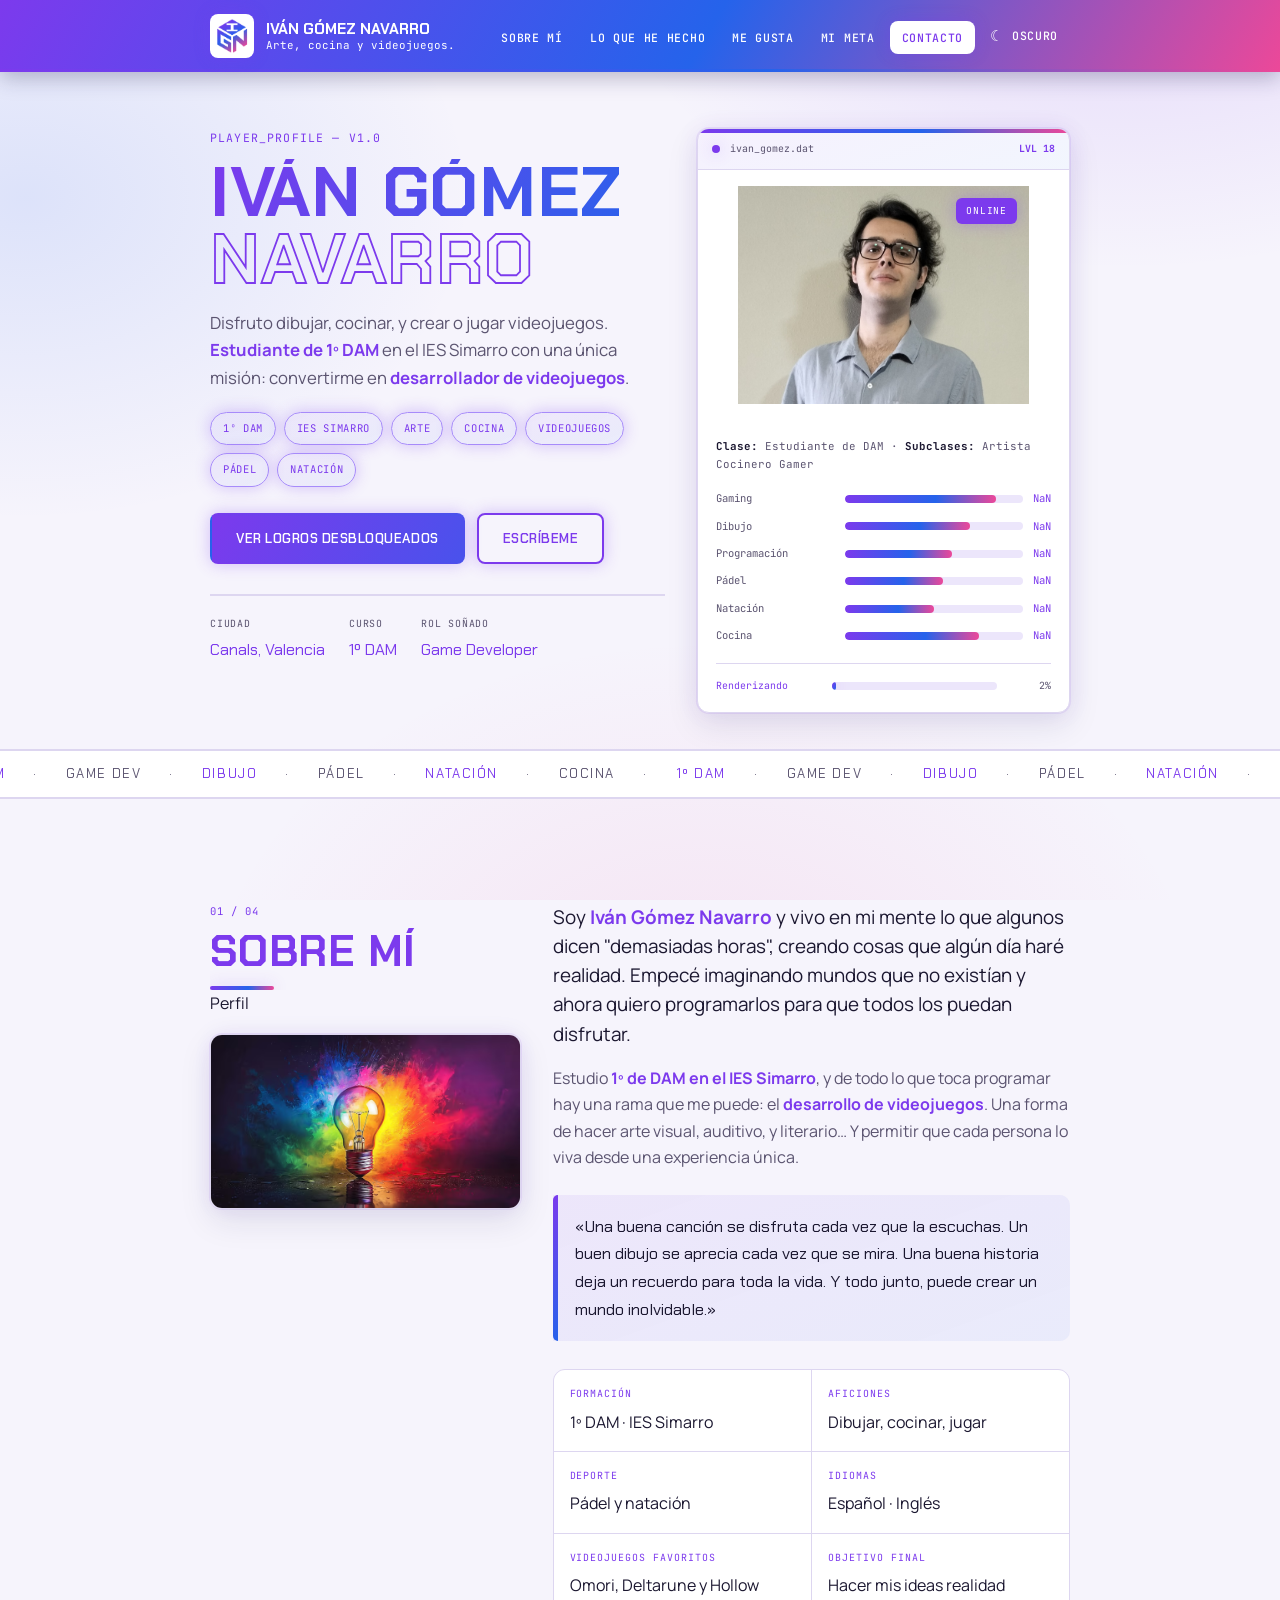
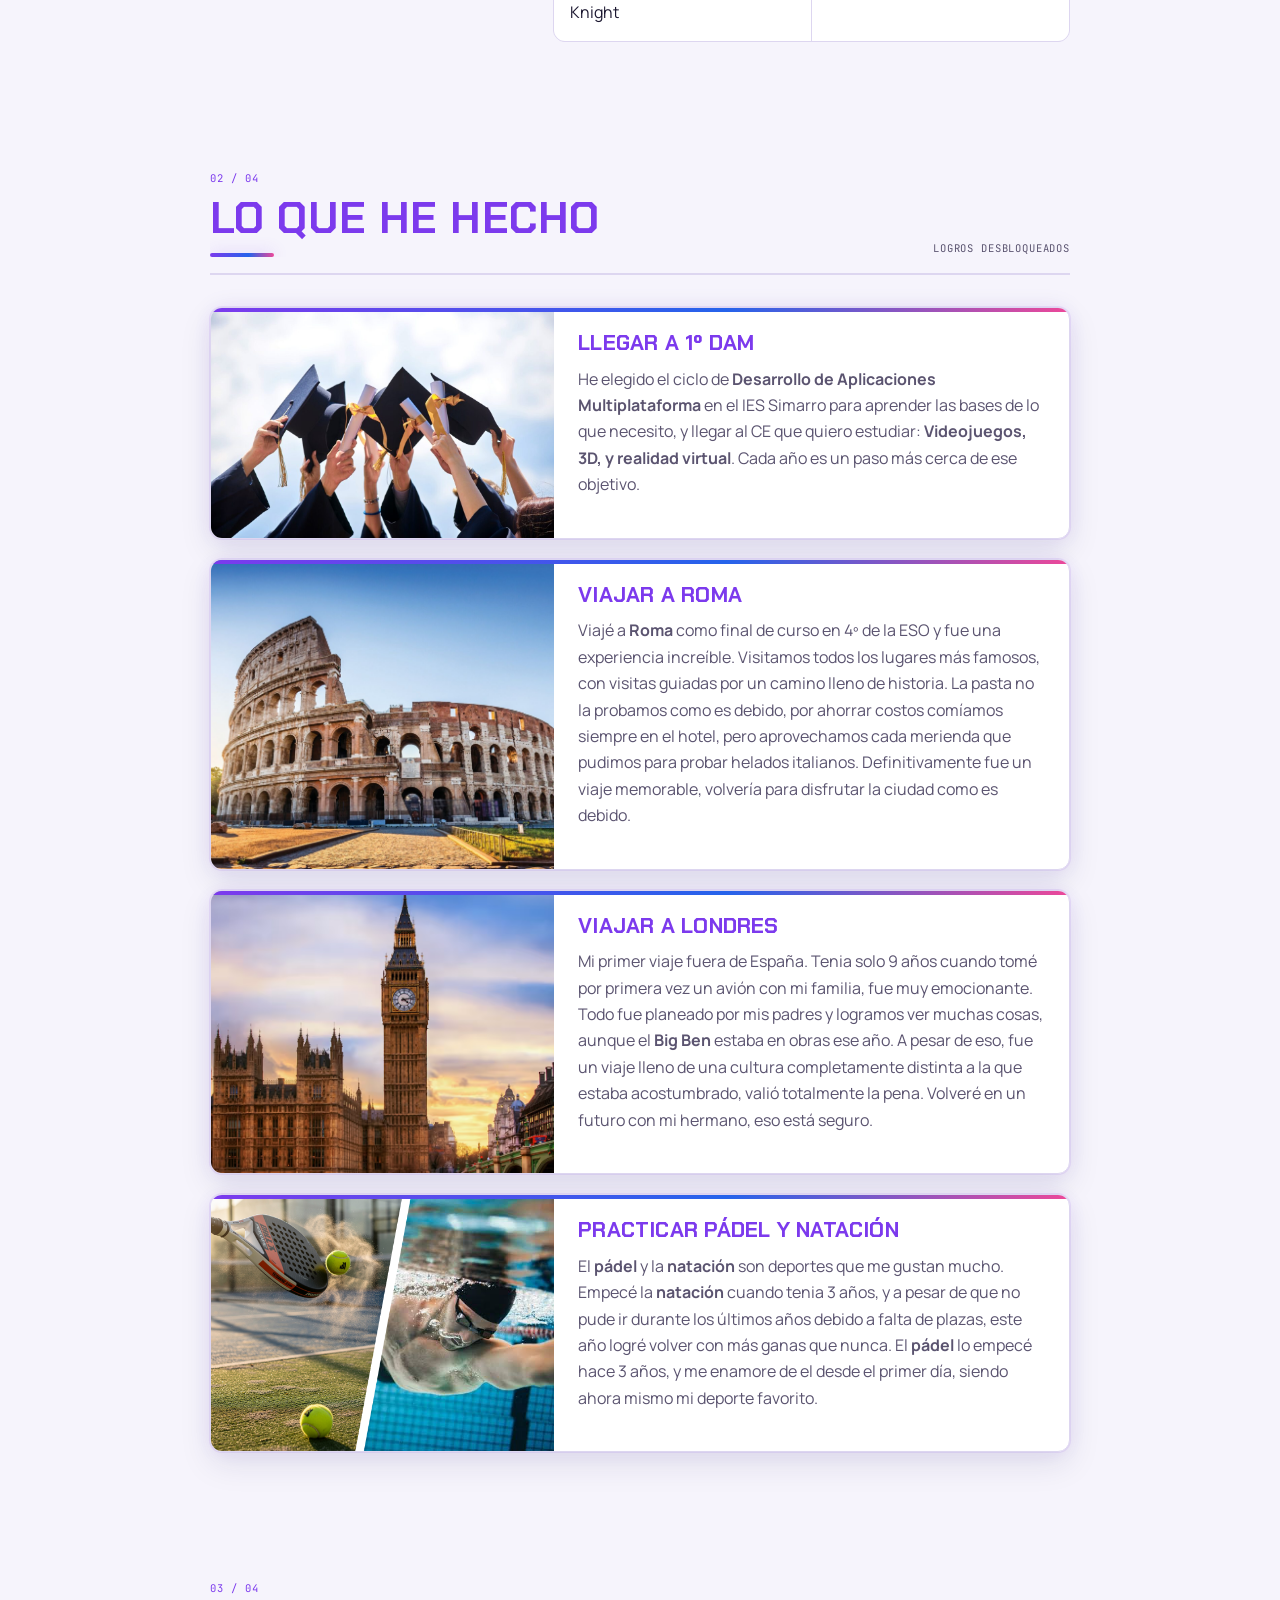
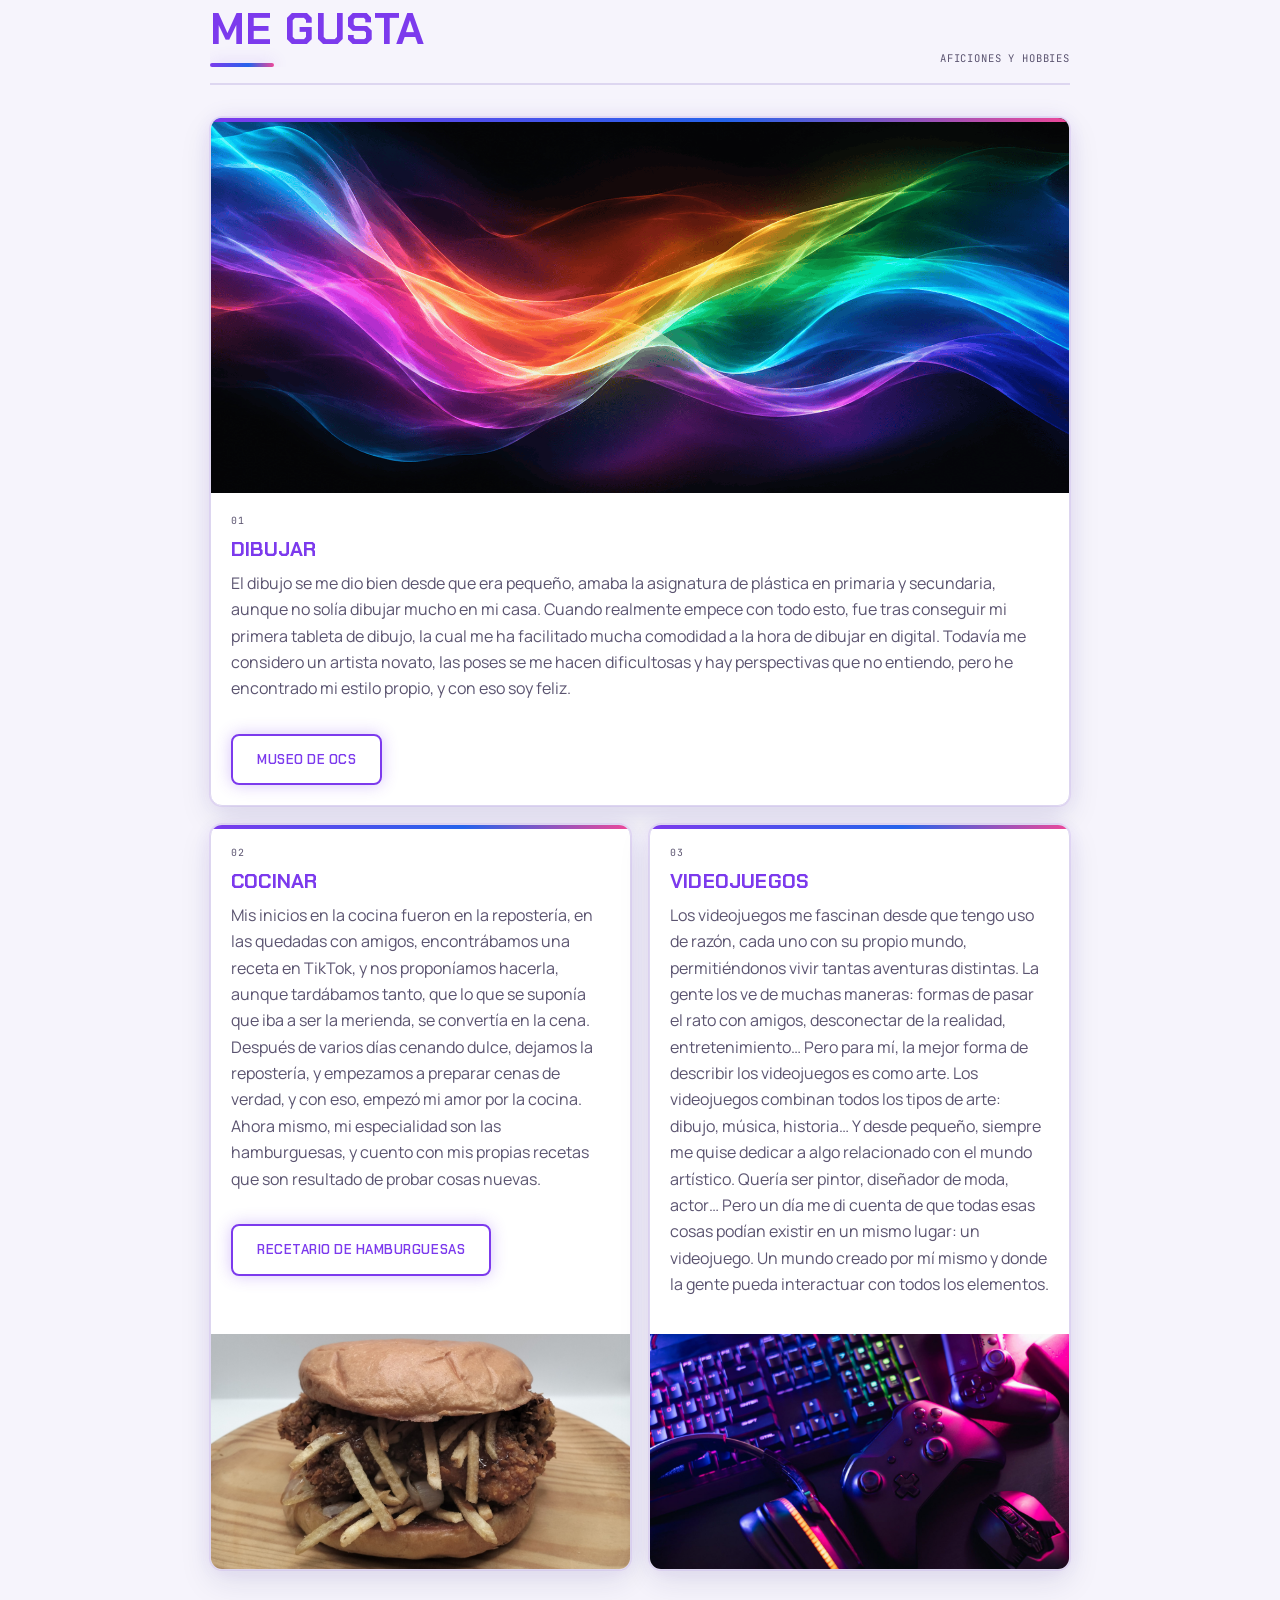
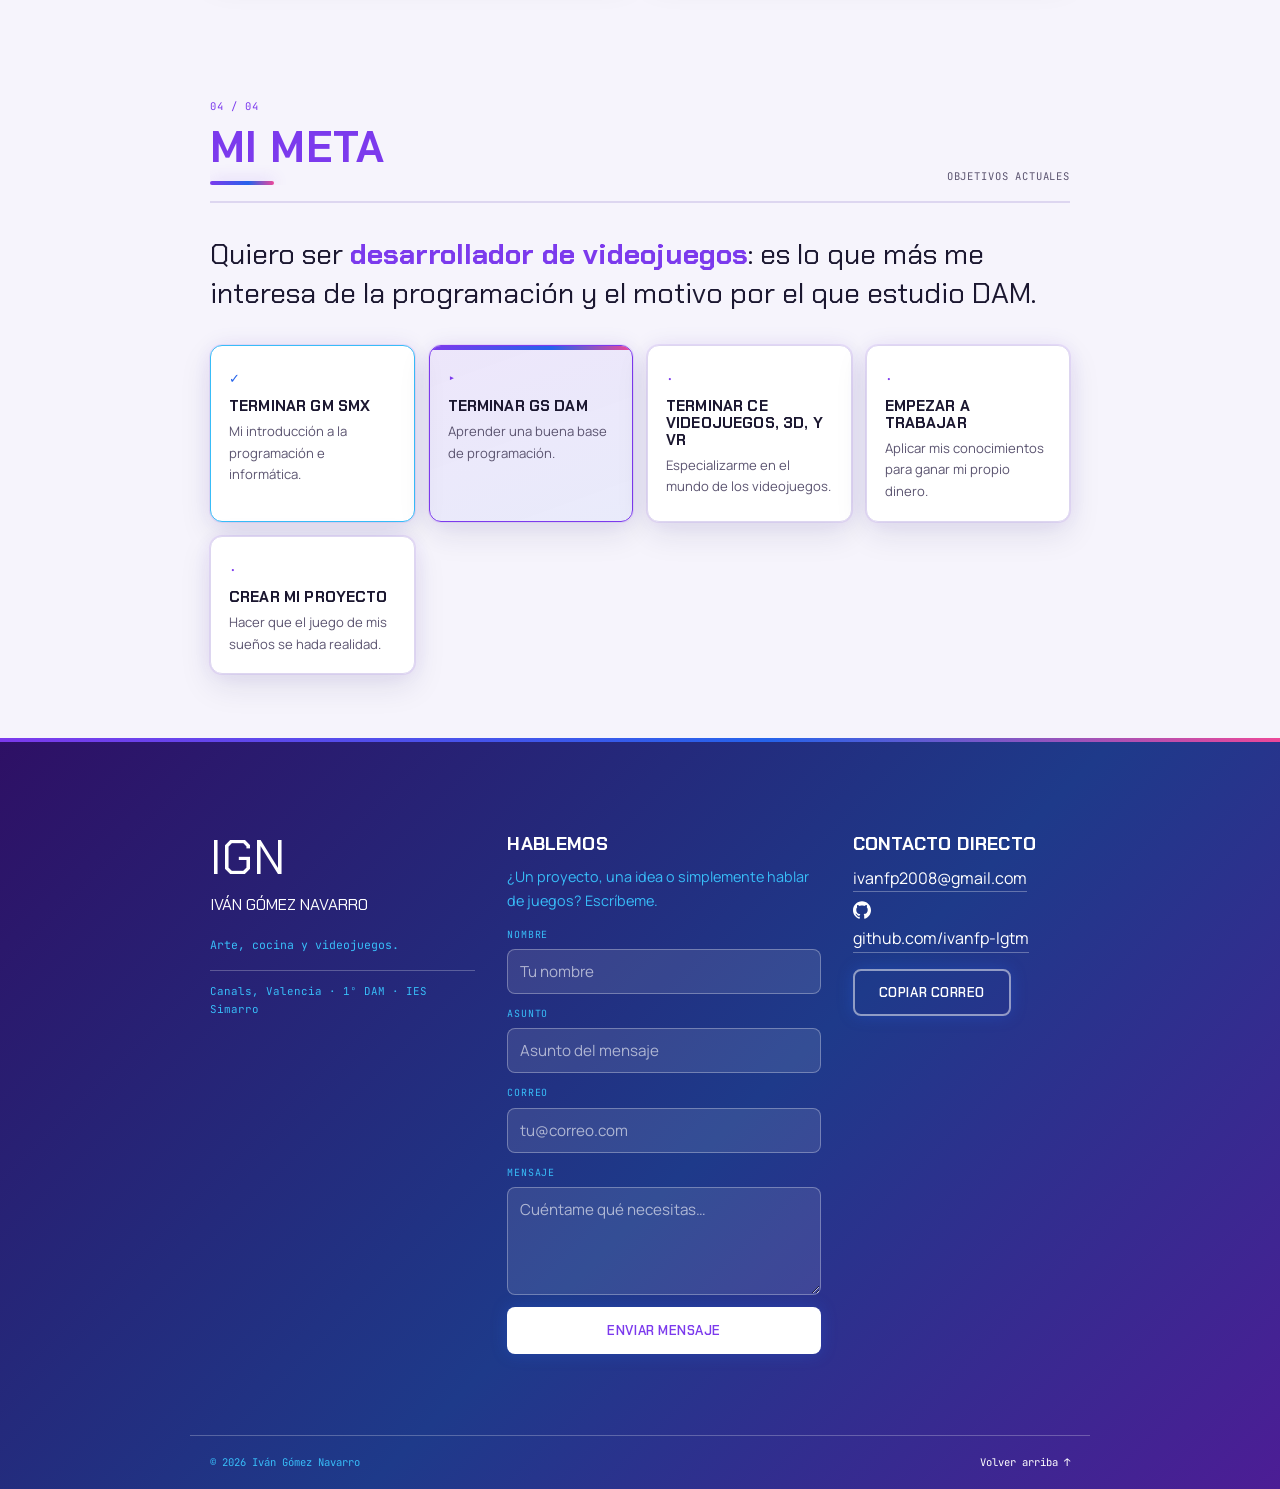
<file: index.html>
<!DOCTYPE html>
<html lang="es">
<head>
  <!-- Metadatos básicos de la página -->
  <meta charset="UTF-8">
  <meta name="viewport" content="width=device-width, initial-scale=1">
  <title>Iván Gómez Navarro — Arte, cocina y videojuegos</title>
  <meta name="description" content="Marca personal de Iván Gómez Navarro: estudiante de 1º DAM en el IES Simarro, amante del arte, los videojuegos y el deporte, con la meta de ser desarrollador de videojuegos.">
  <meta name="theme-color" content="#08060f">
  <link rel="shortcut icon" href="Imagenes/Icono.png" type="image/x-icon">
<!-- ============================================================
     Tema guardado: se aplica antes del CSS para evitar parpadeo.
     Lee localStorage y, si no hay nada guardado, usa el sistema.
     ============================================================ -->
<script>
  (function () {
    try {
      var theme = localStorage.getItem('ign-theme');

      // Si no hay tema guardado, usamos la preferencia del sistema
      if (theme !== 'dark' && theme !== 'light') {
        theme = window.matchMedia && window.matchMedia('(prefers-color-scheme: dark)').matches
          ? 'dark'
          : 'light';
      }

      // Aplicamos el tema al <html> antes de pintar la web
      document.documentElement.dataset.theme = theme;

      // Activamos estilos que dependen de JavaScript
      document.documentElement.classList.add('js');
    } catch (e) {
      // Si localStorage falla, modo claro por defecto
      document.documentElement.dataset.theme = 'light';
      document.documentElement.classList.add('js');
    }
  })();
</script>
  <!-- Tipografías: display (Chakra Petch), texto (Manrope) y monoespaciada (JetBrains Mono) -->
  <link rel="preconnect" href="https://fonts.googleapis.com">
  <link rel="preconnect" href="https://fonts.gstatic.com" crossorigin>
  <link href="https://fonts.googleapis.com/css2?family=Chakra+Petch:wght@400;500;600;700&family=JetBrains+Mono:wght@400;500&family=Manrope:wght@300;400;500;600;700&display=swap" rel="stylesheet">

  <link rel="stylesheet" href="style.css">
</head>
<body>

  <!-- Capa de grano + foco de luz que sigue al cursor -->
  <div class="grain" aria-hidden="true"></div>
  <div class="spot" aria-hidden="true"></div>

  <!-- ============ CABECERA FIJA: nombre + frase ============ -->
  <header class="site-header">
    <div class="wrap header-in">
      <a class="brand" href="#inicio">
        <span class="brand-mark">
          <img src="Imagenes/Icono.png" alt="Logotipo de Iván Gómez Navarro" width="40" height="40">
        </span>
        <span class="brand-txt">
          <strong>Iván Gómez Navarro</strong>
          <em>Arte, cocina y videojuegos.</em>
        </span>
      </a>

      <!-- Navegación principal -->
      <nav class="nav" aria-label="Navegación principal">
        <ul>
          <li><a href="#sobre-mi">Sobre mí</a></li>
          <li><a href="#hecho">Lo que he hecho</a></li>
          <li><a href="#gusta">Me gusta</a></li>
          <li><a href="#meta">Mi meta</a></li>
          <li><a href="#contacto">Contacto</a></li>

          <!-- Botón de tema: oscuro / claro -->
          <li>
            <button
              class="btn-theme"
              id="theme-toggle"
              type="button"
              aria-pressed="false"
              aria-label="Activar modo oscuro"
              title="Cambiar modo oscuro/claro"
            >
              <span class="theme-icon" aria-hidden="true">☾</span>
              <span class="theme-text">Oscuro</span>
            </button>
          </li>
        </ul>
      </nav>
    </div>
  </header>

  <main>

    <!-- ============ HERO: pantalla de perfil de jugador ============ -->
    <section class="hero" id="inicio" aria-labelledby="hero-title">
      <div class="wrap hero-grid">

        <!-- Columna izquierda: nombre, frase y acciones -->
        <div class="hero-main">
          <p class="kicker" data-scramble>player_profile — v1.0</p>
          <h1 class="hero-name" id="hero-title">
            <span class="scr" data-scramble>Iván Gómez</span>
            <span class="outline">Navarro</span>
          </h1>
          <p class="hero-phrase reveal" style="--d:.15s">
            Disfruto dibujar, cocinar, y crear o jugar videojuegos.
            <b>Estudiante de 1º DAM</b> en el IES Simarro con una única misión:
            convertirme en <b>desarrollador de videojuegos</b>.
          </p>

          <!-- Etiquetas rápidas -->
          <ul class="chips reveal" style="--d:.25s">
            <li>1º DAM</li><li>IES Simarro</li><li>Arte</li><li>Cocina</li><li>Videojuegos</li><li>Pádel</li><li>Natación</li>
          </ul>

          <div class="hero-actions reveal" style="--d:.35s">
            <a class="btn btn-primary" href="#hecho">Ver logros desbloqueados</a>
            <a class="btn btn-ghost" href="#contacto">Escríbeme</a>
          </div>

          <!-- Contadores tipo HUD -->
          <dl class="hero-stats reveal" style="--d:.45s">
            <div><dt>Ciudad</dt><dd>Canals, Valencia</dd></div>
            <div><dt>Curso</dt><dd>1º DAM</dd></div>
            <div><dt>Rol soñado</dt><dd>Game Developer</dd></div>
          </dl>
        </div>

        <!-- Columna derecha: tarjeta de jugador -->
        <aside class="player-card reveal" style="--d:.2s" aria-label="Tarjeta de jugador">
          <div class="pc-top">
            <span class="pc-dot"></span>
            <span class="pc-file">ivan_gomez.dat</span>
            <span class="pc-lvl">LVL 18</span>
          </div>

          <figure class="pc-media">
            <img src="Imagenes\Principal\Yo.jpg" alt="Retrato de Iván Gómez Navarro" width="640" height="720">
            <span class="pc-badge">ONLINE</span>
          </figure>

          <div class="pc-body">
            <p class="pc-class"><b>Clase:</b> Estudiante de DAM · <b>Subclases:</b> Artista Cocinero Gamer</p>

            <!-- Barras de habilidad -->
            <ul class="stats">
              <li class="stat" style="--w:85%;--d:.1s"><span class="stat-name">Gaming</span><span class="stat-bar"><i></i></span><span class="stat-num" data-count="85%">0</span></li>
              <li class="stat" style="--w:70%;--d:.2s"><span class="stat-name">Dibujo</span><span class="stat-bar"><i></i></span><span class="stat-num" data-count="70%">0</span></li>
              <li class="stat" style="--w:60%;--d:.3s"><span class="stat-name">Programación</span><span class="stat-bar"><i></i></span><span class="stat-num" data-count="60%">0</span></li>
              <li class="stat" style="--w:55%;--d:.4s"><span class="stat-name">Pádel</span><span class="stat-bar"><i></i></span><span class="stat-num" data-count="55%">0</span></li>
              <li class="stat" style="--w:50%;--d:.5s"><span class="stat-name">Natación</span><span class="stat-bar"><i></i></span><span class="stat-num" data-count="50%">0</span></li>
              <li class="stat" style="--w:75%;--d:.6s"><span class="stat-name">Cocina</span><span class="stat-bar"><i></i></span><span class="stat-num" data-count="75%">0</span></li>
            </ul>

            <!-- Barra de carga animada -->
            <div class="pc-load">
              <span class="pc-load-label" data-skill>Renderizando</span>
              <div class="load-track"><i></i></div>
              <span class="pc-load-pct">0%</span>
            </div>
          </div>
        </aside>
      </div>

<!-- Cinta de texto en movimiento: bucle infinito hacia la izquierda -->
<div class="ticker" aria-hidden="true">
  <div class="ticker-track">

    <!-- Grupo 1 -->
    <div class="ticker-group">
      <div class="ticker-seq">
        <span>1º DAM</span><span>·</span><span>GAME DEV</span><span>·</span><span>DIBUJO</span><span>·</span><span>PÁDEL</span><span>·</span><span>NATACIÓN</span><span>·</span><span>COCINA</span><span>·</span>
      </div>
    </div>

    <!-- Grupo 2 (copia exacta para cerrar el bucle) -->
    <div class="ticker-group" aria-hidden="true">
      <div class="ticker-seq">
        <span>1º DAM</span><span>·</span><span>GAME DEV</span><span>·</span><span>DIBUJO</span><span>·</span><span>PÁDEL</span><span>·</span><span>NATACIÓN</span><span>·</span><span>COCINA</span><span>·</span>
      </div>
    </div>

  </div>
</div>
    </section>

    <!-- ============ SOBRE MÍ ============ -->
    <section class="sec" id="sobre-mi" aria-labelledby="sobre-title">
      <div class="wrap two-col">

        <!-- Columna pegajosa (sticky) -->
        <div class="sticky-col">
          <p class="sec-num">01 / 04</p>
          <h2 class="sec-title mask" id="sobre-title"><span>Sobre mí</span></h2>
          <p class="sec-kicker">Perfil</p>
          <img class="sticky-photo" src="Imagenes\Principal\Sobre mí.avif" alt="Cuaderno de bocetos y lápices" loading="lazy" width="720" height="520">
        </div>

        <!-- Columna que hace scroll -->
        <div class="flow-col">
          <p class="lead reveal">
            Soy <b>Iván Gómez Navarro</b> y vivo en mi mente lo que algunos dicen "demasiadas horas", 
            creando cosas que algún día haré realidad. Empecé imaginando mundos que no existían y ahora
            quiero programarlos para que todos los puedan disfrutar.

          </p>
          <p class="reveal" style="--d:.1s">
            Estudio <b>1º de DAM en el IES Simarro</b>, y de todo lo que toca programar hay una
            rama que me puede: el <b>desarrollo de videojuegos</b>. Una forma de hacer arte visual, 
            auditivo, y literario… Y permitir que cada persona lo viva desde una experiencia única.
          </p>
          <blockquote class="reveal" style="--d:.15s">
            «Una buena canción se disfruta cada vez que la escuchas. Un buen dibujo se aprecia cada vez que se mira. 
            Una buena historia deja un recuerdo para toda la vida. Y todo junto, puede crear un mundo inolvidable.»
          </blockquote>

          <!-- Datos rápidos -->
          <dl class="facts">
            <div class="reveal"><dt>Formación</dt><dd>1º DAM · IES Simarro</dd></div>
            <div class="reveal" style="--d:.08s"><dt>Aficiones</dt><dd>Dibujar, cocinar, jugar</dd></div>
            <div class="reveal" style="--d:.16s"><dt>Deporte</dt><dd>Pádel y natación</dd></div>
            <div class="reveal" style="--d:.24s"><dt>Idiomas</dt><dd>Español · Inglés</dd></div>
            <div class="reveal" style="--d:.32s"><dt>Videojuegos favoritos</dt><dd>Omori, Deltarune y Hollow Knight</dd></div>
            <div class="reveal" style="--d:.4s"><dt>Objetivo final</dt><dd>Hacer mis ideas realidad</dd></div>
          </dl>
        </div>
      </div>
    </section>

    <!-- ============ LO QUE HE HECHO ============ -->
    <section class="sec" id="hecho" aria-labelledby="hecho-title">
      <div class="wrap">
        <div class="sec-head">
          <div>
            <p class="sec-num">02 / 04</p>
            <h2 class="sec-title mask" id="hecho-title"><span>Lo que he hecho</span></h2>
          </div>
          <p class="sec-note">Logros desbloqueados</p>
        </div>

        <!-- Tarjetas apiladas (stacked cards) -->
        <div class="stack">
          <article class="stack-card" style="--i:0">
            <div class="sc-media"><img src="Imagenes\Principal\Llegar a DAM.jpg" alt="Pantalla de código de un motor de videojuegos" loading="lazy" width="900" height="700"></div>
            <div class="sc-body">
              <h3>Llegar a 1º DAM</h3>
              <p>He elegido el ciclo de <b>Desarrollo de Aplicaciones Multiplataforma</b> en el IES Simarro
                 para aprender las bases de lo que necesito, y llegar al CE que quiero estudiar: <b>Videojuegos, 
                 3D, y realidad virtual</b>. Cada año es un paso más cerca de ese objetivo.</p>
            </div>
          </article>

          <article class="stack-card" style="--i:1">
            <div class="sc-media"><img src="Imagenes\Principal\Roma.jpg" alt="El Coliseo de Roma" loading="lazy" width="900" height="700"></div>
            <div class="sc-body">
              <h3>Viajar a Roma</h3>
              <p>Viajé a <b>Roma</b> como final de curso en 4º de la ESO y fue una experiencia increíble. 
                Visitamos todos los lugares más famosos, con visitas guiadas por un camino lleno 
                de historia. La pasta no la probamos como es debido, por ahorrar costos comíamos 
                siempre en el hotel, pero aprovechamos cada merienda que pudimos para probar helados 
                italianos. Definitivamente fue un viaje memorable, volvería para disfrutar la ciudad como es debido.</p>
            </div>
          </article>

          <article class="stack-card" style="--i:2">
            <div class="sc-media"><img src="Imagenes/Principal/Londres.avif" alt="Londres junto al Támesis" loading="lazy" width="900" height="700"></div>
            <div class="sc-body">
              <h3>Viajar a Londres</h3>
              <p>Mi primer viaje fuera de España. Tenia solo 9 años cuando tomé por primera vez un avión 
                con mi familia, fue muy emocionante. Todo fue planeado por mis padres y logramos ver muchas 
                cosas, aunque el <b>Big Ben</b> estaba en obras ese año. A pesar de eso, fue un viaje lleno de una 
                cultura completamente distinta a la que estaba acostumbrado, valió totalmente la pena. 
                Volveré en un futuro con mi hermano, eso está seguro.</p>
            </div>
          </article>

          <article class="stack-card" style="--i:3">
            <div class="sc-media"><img src="Imagenes\Principal\Natación y pádel.png" alt="Pista de pádel y calles de piscina" loading="lazy" width="900" height="700"></div>
            <div class="sc-body">
              <h3>Practicar pádel y natación</h3>
              <p>El <b>pádel</b> y la <b>natación</b> son deportes que me gustan mucho. Empecé la <b>natación</b> cuando tenia 
                3 años, y a pesar de que no pude ir durante los últimos años debido a falta de plazas, este 
                año logré volver con más ganas que nunca. El <b>pádel</b> lo empecé hace 3 años, y me enamore de el 
                desde el primer día, siendo ahora mismo mi deporte favorito.</p>
            </div>
          </article>
        </div>
      </div>
    </section>

    <!-- ============ ME GUSTA ============ -->
    <section class="sec" id="gusta" aria-labelledby="gusta-title">
      <div class="wrap">
        <div class="sec-head">
          <div>
            <p class="sec-num">03 / 04</p>
            <h2 class="sec-title mask" id="gusta-title"><span>Me gusta</span></h2>
          </div>
          <p class="sec-note">Aficiones y hobbies</p>
        </div>

        <!-- Rejilla tipo bento, paneles de distinto tamaño -->
        <div class="bento">

          <!-- Dibujar -->
          <article class="panel panel-lg reveal">
            <div class="panel-media">
              <img src="Imagenes\Principal\Dibujar.png" alt="Dibujo a carboncillo sobre papel" loading="lazy" width="1000" height="700">
            </div>
            <div class="panel-body">
              <p class="p-kicker">01</p>
              <h3>Dibujar</h3>
              <p>El dibujo se me dio bien desde que era pequeño, amaba la asignatura de plástica en primaria y secundaria, 
                aunque no solía dibujar mucho en mi casa. Cuando realmente empece con todo esto, fue tras conseguir mi primera 
                tableta de dibujo, la cual me ha facilitado mucha comodidad a la hora de dibujar en digital. Todavía me 
                considero un artista novato, las poses se me hacen dificultosas y hay perspectivas que no entiendo, pero 
                he encontrado mi estilo propio, y con eso soy feliz.</p>
              <a class="btn btn-ghost museo-btn" href="museo.html" target="_blank" rel="noopener">Museo de OCs</a>
            </div>
          </article>

          <!-- Cocinar -->
          <article class="panel reveal" style="--d:.08s">
            <div class="panel-body">
              <p class="p-kicker">02</p>
              <h3>Cocinar</h3>
              <p>Mis inicios en la cocina fueron en la repostería, en las quedadas con amigos, encontrábamos una receta en TikTok, 
                y nos proponíamos hacerla, aunque tardábamos tanto, que lo que se suponía que iba a ser la merienda, se convertía 
                en la cena. Después de varios días cenando dulce, dejamos la repostería, y empezamos a preparar cenas de verdad, y 
                con eso, empezó mi amor por la cocina. Ahora mismo, mi especialidad son las hamburguesas, y cuento con mis propias 
                recetas que son resultado de probar cosas nuevas.</p>
              <a class="btn btn-ghost recetario-btn" href="recetario.html" target="_blank" rel="noopener">Recetario de hamburguesas</a>
            </div>
            <div class="panel-media sm">
              <img src="Imagenes\Principal\Cocina.jpg" alt="Plato de pasta casera" loading="lazy" width="700" height="500">
            </div>
          </article>

          <!-- Videojuegos -->
          <article class="panel reveal" style="--d:.16s">
            <div class="panel-body">
              <p class="p-kicker">03</p>
              <h3>Videojuegos</h3>
              <p>Los videojuegos me fascinan desde que tengo uso de razón, cada uno con su propio mundo, permitiéndonos vivir tantas 
                aventuras distintas. La gente los ve de muchas maneras: formas de pasar el rato con amigos, desconectar de la realidad, 
                entretenimiento… Pero para mí, la mejor forma de describir los videojuegos es como arte. Los videojuegos combinan todos 
                los tipos de arte: dibujo, música, historia… Y desde pequeño, siempre me quise dedicar a algo relacionado con el mundo 
                artístico. Quería ser pintor, diseñador de moda, actor… Pero un día me di cuenta de que todas esas cosas podían existir 
                en un mismo lugar: un videojuego. Un mundo creado por mí mismo y donde la gente pueda interactuar con todos los elementos.</p>
            </div>
            <div class="panel-media sm">
              <img src="Imagenes\Principal\Videojuegos.jpg" alt="Plato de pasta casera" loading="lazy" width="700" height="500">
            </div>
          </article>

        </div>
      </div>
    </section>

    <!-- ============ MI META ============ -->
    <section class="sec" id="meta" aria-labelledby="meta-title">
      <div class="wrap">
        <div class="sec-head">
          <div>
            <p class="sec-num">04 / 04</p>
            <h2 class="sec-title mask" id="meta-title"><span>Mi meta</span></h2>
          </div>
          <p class="sec-note">Objetivos actuales</p>
        </div>

        <p class="mission reveal">Quiero ser <b>desarrollador de videojuegos</b>: es lo que más me
           interesa de la programación y el motivo por el que estudio DAM.</p>

        <!-- Línea de misiones -->
        <ol class="quests">
          <li class="quest done reveal"><span class="q-check">✓</span><h4>Terminar GM SMX</h4><p>Mi introducción a la programación e informática.</p></li>
          <li class="quest active reveal" style="--d:.1s"><span class="q-check">▸</span><h4>Terminar GS DAM</h4><p>Aprender una buena base de programación.</p></li>
          <li class="quest reveal" style="--d:.2s"><span class="q-check">·</span><h4>Terminar CE Videojuegos, 3D, y VR</h4><p>Especializarme en el mundo de los videojuegos.</p></li>
          <li class="quest reveal" style="--d:.3s"><span class="q-check">·</span><h4>Empezar a trabajar</h4><p>Aplicar mis conocimientos para ganar mi propio dinero.</p></li>
          <li class="quest reveal" style="--d:.4s"><span class="q-check">·</span><h4>Crear mi proyecto</h4><p>Hacer que el juego de mis sueños se hada realidad.</p></li>
        </ol>
      </div>
    </section>

  </main>

  <!-- ============ PIE DE PÁGINA / CONTACTO ============ -->
  <footer class="site-footer" id="contacto">
    <div class="wrap footer-grid">

      <!-- Marca + frase -->
      <div class="f-brand">
        <p class="f-mark">IGN</p>
        <p class="f-name">Iván Gómez Navarro</p>
        <p class="f-phrase">Arte, cocina y videojuegos.</p>
        <p class="f-loc">Canals, Valencia · 1º DAM · IES Simarro</p>
      </div>

      <!-- Formulario de contacto (abre el cliente de correo) -->
      <div class="f-form">
        <h3>Hablemos</h3>
        <p>¿Un proyecto, una idea o simplemente hablar de juegos? Escríbeme.</p>
        <form id="contact-form" novalidate>
          <label>Nombre
            <input type="text" name="nombre" placeholder="Tu nombre" required autocomplete="name">
          </label>
          <label>Correo
            <input type="email" name="email" placeholder="tu@correo.com" required autocomplete="email">
          </label>
          <label>Mensaje
            <textarea name="mensaje" rows="4" placeholder="Cuéntame qué necesitas…" required></textarea>
          </label>
          <button class="btn btn-primary" type="submit">Enviar mensaje</button>
          <p class="f-status" role="status" aria-live="polite"></p>
        </form>
      </div>

      <!-- Enlaces de contacto -->
      <div class="f-links">
        <h3>Contacto directo</h3>
        <ul>
          <li>
            <a href="mailto:hola@ivangomez.dev">ivanfp2008@gmail.com</a>
          </li>
          <li>
            <a href="https://github.com/ivanfp-lgtm" rel="me noopener noreferrer" target="_blank">
              <svg class="icon" viewBox="0 0 24 24" width="18" height="18" aria-hidden="true" focusable="false">
                <path fill="currentColor" d="M12 .297c-6.63 0-12 5.373-12 12 0 5.303 3.438 9.8 8.205 11.385.6.113.82-.258.82-.577 0-.285-.01-1.04-.015-2.04-3.338.724-4.042-1.61-4.042-1.61C4.422 18.07 3.633 17.7 3.633 17.7c-1.087-.744.084-.729.084-.729 1.205.084 1.838 1.236 1.838 1.236 1.07 1.835 2.809 1.305 3.495.998.108-.776.417-1.305.76-1.605-2.665-.3-5.466-1.332-5.466-5.93 0-1.31.465-2.38 1.235-3.22-.135-.303-.54-1.523.105-3.176 0 0 1.005-.322 3.3 1.23.96-.267 1.98-.399 3-.405 1.02.006 2.04.138 3 .405 2.28-1.552 3.285-1.23 3.285-1.23.645 1.653.24 2.873.12 3.176.765.84 1.23 1.91 1.23 3.22 0 4.61-2.805 5.625-5.475 5.92.42.36.81 1.096.81 2.22 0 1.606-.015 2.896-.015 3.286 0 .315.21.69.825.57C20.565 22.092 24 17.592 24 12.297c0-6.627-5.373-12-12-12"/>
              </svg>
              github.com/ivanfp-lgtm
            </a>
          </li>
        </ul>
        <button class="btn btn-ghost" id="copy-mail" data-mail="hola@ivangomez.dev">Copiar correo</button>
      </div>
    </div>

    <!-- Línea inferior -->
    <div class="wrap f-bottom">
      <p>© <span id="year">2025</span> Iván Gómez Navarro</p>
      <a class="to-top" href="#inicio">Volver arriba ↑</a>
    </div>
  </footer>

  <script src="script.js"></script>
</body>
</html>
</file>
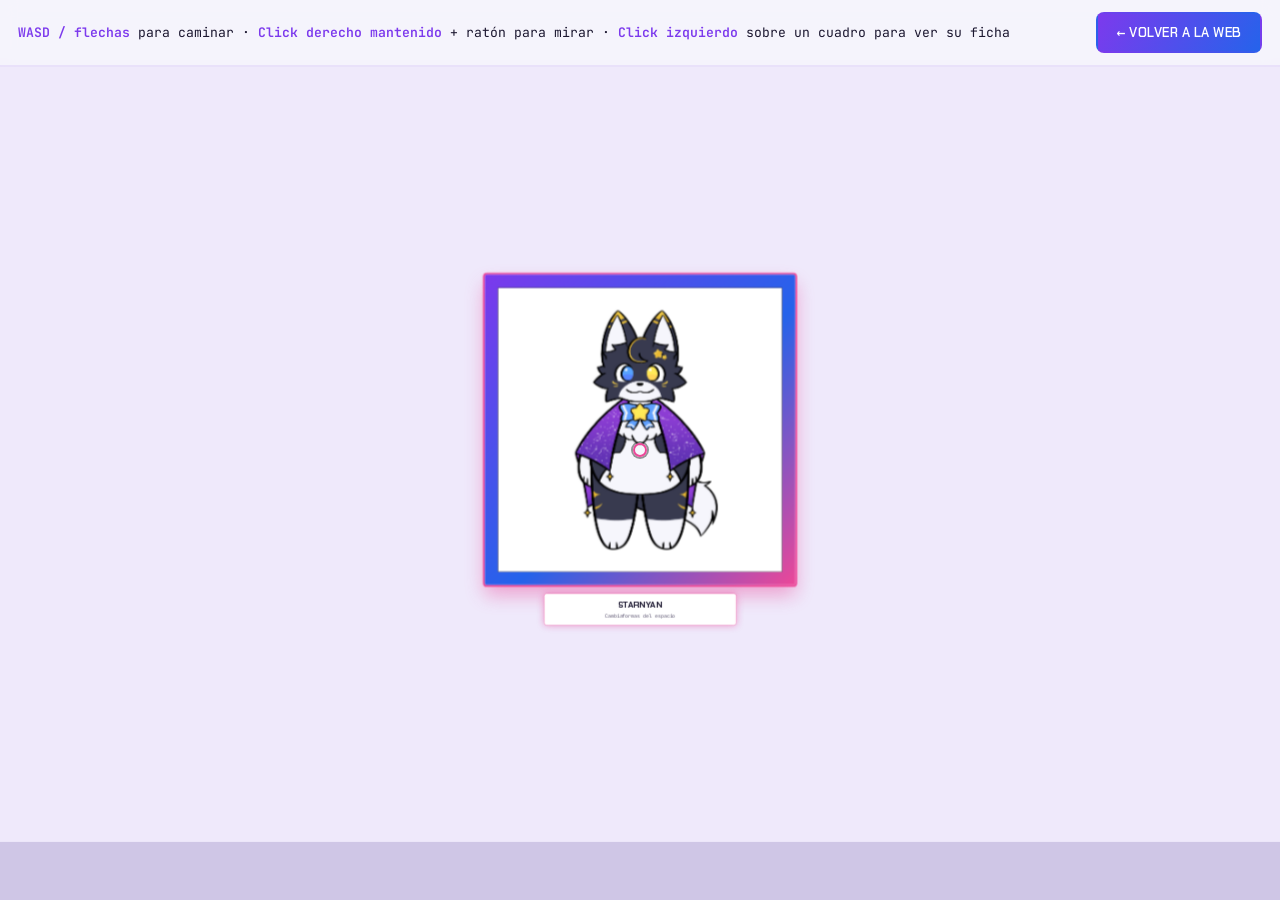
<file: museo.html>
<!DOCTYPE html>
<html lang="es">
<head>
  <meta charset="UTF-8">
  <meta name="viewport" content="width=device-width, initial-scale=1">
  <meta name="theme-color" content="#08060f">
  <link rel="shortcut icon" href="Imagenes/Icono.png" type="image/x-icon">
  <title>Museo de OCs — Iván Gómez Navarro</title>

  <!-- Tema: se aplica antes del CSS (igual que en index.html) -->
  <script>
    (function () {
      try {
        var theme = localStorage.getItem('ign-theme');
        if (theme !== 'dark' && theme !== 'light') {
          theme = window.matchMedia && window.matchMedia('(prefers-color-scheme: dark)').matches ? 'dark' : 'light';
        }
        document.documentElement.dataset.theme = theme;
      } catch (e) {
        document.documentElement.dataset.theme = 'light';
      }
    })();
  </script>

  <link rel="preconnect" href="https://fonts.googleapis.com">
  <link rel="preconnect" href="https://fonts.gstatic.com" crossorigin>
  <link href="https://fonts.googleapis.com/css2?family=Chakra+Petch:wght@400;500;600;700&family=JetBrains+Mono:wght@400;500&family=Manrope:wght@300;400;500;600;700&display=swap" rel="stylesheet">
  <link rel="stylesheet" href="museo.css">
</head>
<body>

  <!-- ===== BARRA SUPERIOR (HUD, fuera del entorno 3D) ===== -->
  <div class="hud" id="hud">
    <p class="hud-help">
      <b>WASD / flechas</b> para caminar ·
      <b>Click derecho mantenido</b> + ratón para mirar ·
      <b>Click izquierdo</b> sobre un cuadro para ver su ficha
    </p>
    <button class="hud-back" id="hud-back" type="button">← Volver a la web</button>
  </div>

  <!-- ===== ESCENA 3D (la habitación se construye en JS) ===== -->
  <div class="viewport" id="viewport">
    <div class="world" id="world"><!-- paredes generadas por JS --></div>
    <div class="crosshair" aria-hidden="true"></div>
  </div>

  <!-- ===== NOTA INFORMATIVA (imagen a pantalla) ===== -->
  <div class="note" id="note" role="dialog" aria-modal="true" aria-labelledby="note-title" hidden>
    <div class="note-card">
      <div class="note-media"><img id="note-img" alt=""></div>
      <div class="note-text">
        <h2 id="note-title"></h2>
        <p id="note-desc"></p>
      </div>
      <button class="note-close" id="note-close" type="button">Cerrar</button>
    </div>
  </div>

  <!-- Aviso de orientación (solo móvil en vertical, como un juego) -->
  <div id="rotate-overlay" role="dialog" aria-label="Gira el dispositivo">
    <svg class="ro-icon" viewBox="0 0 24 24" aria-hidden="true" focusable="false">
      <rect x="7" y="2.5" width="10" height="19" rx="2.2" fill="none" stroke="currentColor" stroke-width="1.6"/>
      <line x1="10" y1="19" x2="14" y2="19" stroke="currentColor" stroke-width="1.6" stroke-linecap="round"/>
      <path d="M2.5 12a9.5 9.5 0 0 1 16.2-6.7" fill="none" stroke="currentColor" stroke-width="1.6" stroke-linecap="round"/>
      <path d="M18.7 1.8v3.7h-3.7" fill="none" stroke="currentColor" stroke-width="1.6" stroke-linecap="round" stroke-linejoin="round"/>
    </svg>
    <p>Gira el móvil para empezar</p>
  </div>

  <script src="museo.js"></script>
</body>
</html>
</file>
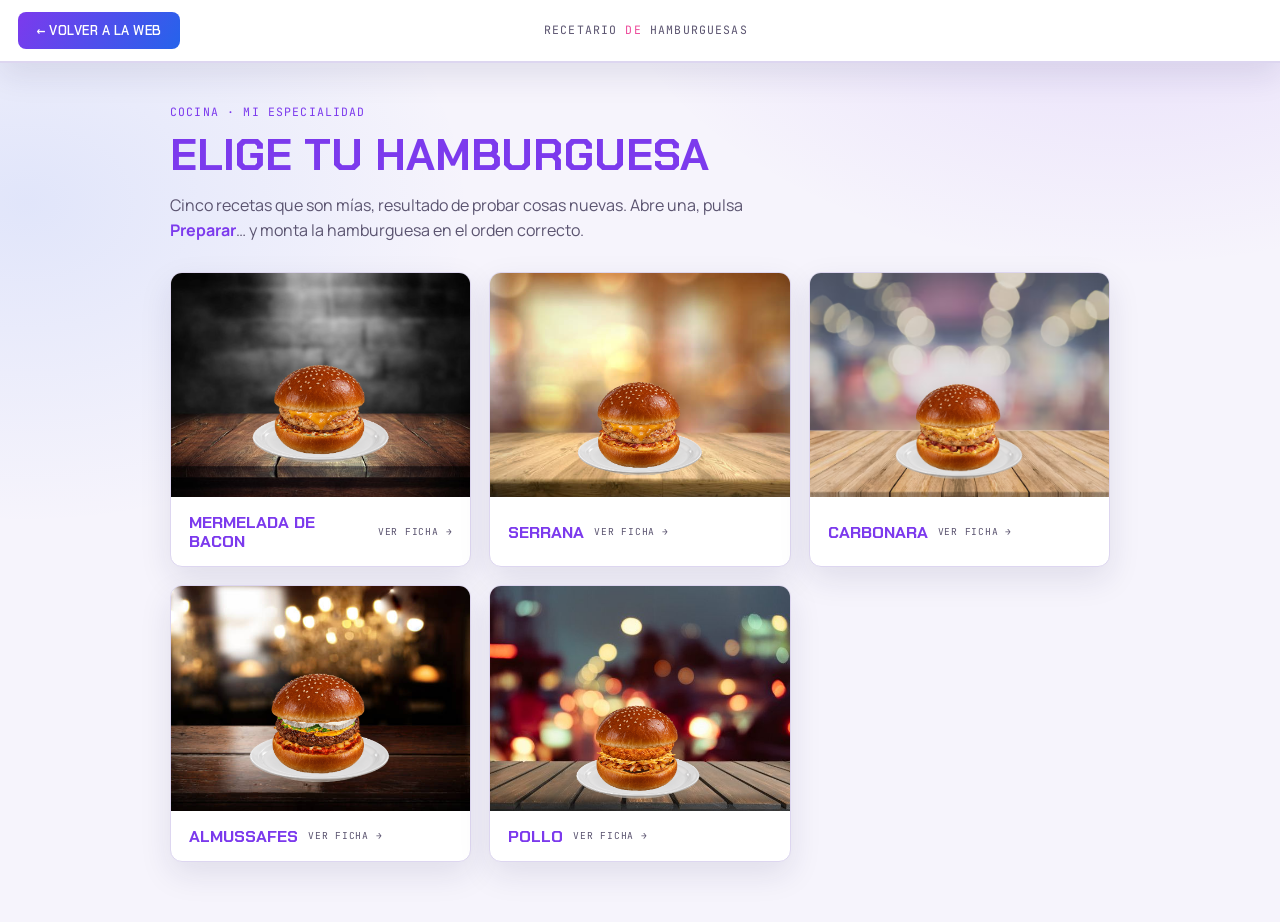
<file: recetario.html>
<!DOCTYPE html>
<html lang="es">
<head>
  <meta charset="UTF-8">
  <meta name="viewport" content="width=device-width, initial-scale=1">
  <meta name="theme-color" content="#08060f">
  <link rel="shortcut icon" href="Imagenes/Icono.png" type="image/x-icon">
  <title>Recetario de hamburguesas — Iván Gómez Navarro</title>

  <!-- Tema: se aplica antes del CSS (igual que en index.html) -->
  <script>
    (function () {
      try {
        var theme = localStorage.getItem('ign-theme');
        if (theme !== 'dark' && theme !== 'light') {
          theme = window.matchMedia && window.matchMedia('(prefers-color-scheme: dark)').matches ? 'dark' : 'light';
        }
        document.documentElement.dataset.theme = theme;
        var tm = document.querySelector('meta[name="theme-color"]');
        if (tm) tm.setAttribute('content', theme === 'dark' ? '#08060f' : '#f6f4fc');
      } catch (e) {
        document.documentElement.dataset.theme = 'light';
        var tm2 = document.querySelector('meta[name="theme-color"]');
        if (tm2) tm2.setAttribute('content', '#f6f4fc');
      }
    })();
  </script>

  <link rel="preconnect" href="https://fonts.googleapis.com">
  <link rel="preconnect" href="https://fonts.gstatic.com" crossorigin>
  <link href="https://fonts.googleapis.com/css2?family=Chakra+Petch:wght@400;500;600;700&family=JetBrains+Mono:wght@400;500&family=Manrope:wght@300;400;500;600;700&display=swap" rel="stylesheet">
  <link rel="stylesheet" href="recetario.css">
</head>
<body>

  <!-- ===== BARRA SUPERIOR ===== -->
  <header class="rec-hud">
    <button class="hud-back" id="btn-web" type="button">← Volver a la web</button>
    <p class="hud-title">Recetario <span>de</span> Hamburguesas</p>
    <span class="hud-spacer" aria-hidden="true"></span>
  </header>

  <main>

    <!-- ===== PANTALLA 1 · MENÚ ===== -->
    <section class="pantalla activa" id="pantalla-menu">
      <div class="wrap">
        <p class="kicker">cocina · mi especialidad</p>
        <h1 class="page-title">Elige tu hamburguesa</h1>
        <p class="intro">Cinco recetas que son mías, resultado de probar cosas nuevas.
           Abre una, pulsa <b>Preparar</b>… y monta la hamburguesa en el orden correcto.</p>
        <div class="grid-burgers" id="grid-burgers"><!-- JS --></div>
      </div>
    </section>

    <!-- ===== PANTALLA 3 · JUEGO ===== -->
    <section class="pantalla" id="pantalla-juego">
      <div class="juego-top">
        <button class="btn btn-ghost" id="btn-salir" type="button">← Menú</button>
        <h2 id="juego-nombre">Hamburguesa</h2>
        <button class="btn btn-ghost" id="btn-reset" type="button">Reiniciar</button>
      </div>

      <div class="juego-campo">
        <!-- Plato con las capas apiladas -->
        <div class="plato-zona">
          <p class="mensaje-error" id="mensaje-error" aria-live="polite"></p>
          <div class="plato">
            <div class="plato-capas" id="plato-capas"></div>
            <div class="plato-base" aria-hidden="true"></div>
          </div>
        </div>

        <!-- Lista de pasos -->
        <aside class="pasos-caja">
          <h3>Pasos</h3>
          <ol class="pasos" id="lista-pasos"><!-- JS --></ol>
        </aside>
      </div>

      <!-- Inventario deslizable -->
      <div class="bandeja">
        <p class="bandeja-hint">Arrastra los ingredientes al plato, en orden</p>
        <div class="inventario" id="inventario"><!-- JS --></div>
      </div>
    </section>

  </main>

  <!-- ===== PANTALLA 2 · FICHA (modal) ===== -->
  <div class="capa" id="ficha" role="dialog" aria-modal="true" aria-labelledby="ficha-nombre" hidden>
    <div class="ficha-card">
      <div class="ficha-media"><img id="ficha-img" alt=""></div>
      <div class="ficha-texto">
        <p class="kicker" id="ficha-kicker">receta</p>
        <h2 id="ficha-nombre"></h2>
        <p id="ficha-desc"></p>
        <div class="ficha-acciones">
          <button class="btn btn-ghost" id="btn-menu" type="button">← Menú</button>
          <button class="btn btn-primary" id="btn-preparar" type="button">Preparar</button>
        </div>
      </div>
    </div>
  </div>

  <!-- ===== AVISO DE ÉXITO (entra desde arriba, no bloquea) ===== -->
  <div id="toast" role="status" aria-live="polite">
    <span class="toast-emoji" aria-hidden="true">🍔</span>
    <span class="toast-texto">
      <span class="toast-titulo">¡Hamburguesa completada!</span>
      <span class="toast-msg" id="toast-msg"></span>
    </span>
  </div>

  <!-- Capa de confeti -->
  <canvas id="confeti" aria-hidden="true"></canvas>

  <script src="recetario.js"></script>
</body>
</html>
</file>
<file: style.css>
/* ============================================================
   style.css — Web personal de Iván Gómez Navarro
   Paleta: 1º MORADO · 2º AZUL · 3º ROSA
   ============================================================ */

/* ------------------------------------------------------------
   1. VARIABLES: COLOR, TIPOGRAFÍA, DEGRADADOS, BRILLOS Y FIGURAS
   ------------------------------------------------------------ */
:root {
  --morado: #7c3aed;        /* 1º · acento principal */
  --morado-claro: #a78bfa;
  --azul: #2563eb;          /* 2º · acento secundario */
  --azul-claro: #38bdf8;
  --rosa: #ec4899;          /* 3º · toque final */
  --rosa-claro: #fbcfe8;

  --fondo: #f6f4fc;
  --panel: #ffffff;
  --texto: #1b1730;
  --texto-suave: #5b5470;
  --linea: #ddd6f0;

  /* Degradados (siempre empiezan en morado) */
  --grad-marca: linear-gradient(120deg, var(--morado), var(--azul) 55%, var(--rosa));
  --grad-acento: linear-gradient(120deg, var(--morado), var(--azul));
  --grad-barra: linear-gradient(90deg, var(--morado), var(--azul) 60%, var(--rosa));
  --grad-texto: linear-gradient(120deg, var(--morado), var(--azul));
  --grad-suave: linear-gradient(160deg, rgba(124, 58, 237, 0.07), rgba(37, 99, 235, 0.06));
  --grad-footer: linear-gradient(135deg, #2e1065 0%, #1e3a8a 55%, #4c1d95 100%);

  /* Brillos de contorno */
  --glow-morado: 0 0 16px rgba(124, 58, 237, 0.30);
  --glow-azul: 0 0 16px rgba(37, 99, 235, 0.30);
  --glow-rosa: 0 0 16px rgba(236, 72, 153, 0.28);
  --glow-panel: 0 0 0 1px rgba(124, 58, 237, 0.10), 0 0 22px rgba(124, 58, 237, 0.08);

  /* Máscara de anillo con transición suave → círculo SIN pixelado */
  --ring-mask: radial-gradient(farthest-side, transparent calc(100% - 6px), #000 calc(100% - 3px));

  /* Ancho de contenido (para colocar figuras en el margen) */
  --contenido: 900px;

  --fuente-texto: "Manrope", system-ui, -apple-system, sans-serif;
  --fuente-titulo: "Chakra Petch", system-ui, sans-serif;
  --fuente-mono: "JetBrains Mono", ui-monospace, monospace;

  --sombra: 0 12px 32px rgba(30, 27, 75, 0.10);
  --sombra-hover: 0 16px 40px rgba(124, 58, 237, 0.22);
}

/* ------------------------------------------------------------
   2. RESET BÁSICO
   ------------------------------------------------------------ */
*, *::before, *::after { box-sizing: border-box; }
html { scroll-behavior: smooth; }

body {
  margin: 0;
  color: var(--texto);
  font-family: var(--fuente-texto);
  line-height: 1.65;
  -webkit-font-smoothing: antialiased;
  background:
    radial-gradient(900px 600px at 88% -10%, rgba(124, 58, 237, 0.16), transparent 60%),
    radial-gradient(720px 520px at 2% 22%, rgba(37, 99, 235, 0.12), transparent 62%),
    radial-gradient(820px 640px at 55% 115%, rgba(236, 72, 153, 0.10), transparent 62%),
    var(--fondo);
  background-attachment: fixed;
  overflow-x: hidden;
}

img { max-width: 100%; height: auto; display: block; }
h1, h2, h3, h4 {
  margin: 0; font-family: var(--fuente-titulo); font-weight: 700;
  line-height: 1.1; text-transform: uppercase; letter-spacing: 0.01em;
}
p { margin: 0 0 1em; }
ul, ol, dl { margin: 0; padding: 0; list-style: none; }

/* ------------------------------------------------------------
   3. CONTENEDOR CENTRADO
   ------------------------------------------------------------ */
.wrap {
  width: 100%; max-width: var(--contenido); margin-inline: auto;
  padding-inline: 20px; position: relative; z-index: 1;
}

/* ------------------------------------------------------------
   4. ENLACES Y BOTONES
   ------------------------------------------------------------ */
a { color: var(--morado); text-decoration: none; transition: color .2s ease, border-color .2s ease; }
a:hover, a:focus-visible { color: var(--azul); }

/* Enlaces sobre fondo oscuro (cabecera / pie): siempre claros */
.site-header a, .site-footer a { color: #ffffff; }
.site-header a:hover, .site-footer a:hover { color: var(--azul-claro); }

/* Botón base */
.btn {
  display: inline-block; font-family: var(--fuente-titulo); font-size: .82rem;
  font-weight: 600; text-transform: uppercase; letter-spacing: .04em;
  padding: 13px 24px; border-radius: 8px; border: 2px solid transparent; cursor: pointer;
  transition: transform .2s ease, box-shadow .2s ease, background-color .2s ease, background-position .4s ease, color .2s ease;
}
/* FIX: el hover del botón fuerza texto blanco con especificidad (0,2,0),
   así gana al a:hover global y el texto nunca desaparece */
.btn:hover, .btn:focus-visible { transform: translateY(-2px); color: #ffffff; }

.btn-primary {
  color: #ffffff; background: var(--grad-acento);
  background-size: 180% 100%; background-position: 0 0; box-shadow: var(--glow-morado);
}
.btn-primary:hover { background-position: 100% 0; box-shadow: 0 10px 26px rgba(124, 58, 237, 0.45); color: #ffffff; }

.btn-ghost {
  background: transparent; color: var(--morado);
  border-color: var(--morado); box-shadow: var(--glow-morado);
}
.btn-ghost:hover { color: #ffffff; background: var(--grad-acento); border-color: transparent; }

/* ------------------------------------------------------------
   5. CABECERA CON FONDO DEGRADADO
   ------------------------------------------------------------ */
.site-header {
  position: sticky; top: 0; z-index: 50; color: #ffffff;
  background: var(--grad-marca); box-shadow: 0 6px 20px rgba(30, 27, 75, 0.28);
}
.site-header::after {
  content: ""; position: absolute; left: 0; right: 0; bottom: 0;
  height: 3px; background: var(--grad-barra);
}
.header-in {
  display: flex; align-items: center; justify-content: space-between;
  gap: 12px; padding-block: 14px; position: relative; z-index: 1;
}
.brand { display: flex; align-items: center; gap: 12px; color: #ffffff; }
.brand-mark {
  display: grid; place-items: center;
  width: 44px; height: 44px; padding: 5px;
  background: #ffffff; border-radius: 8px; box-shadow: var(--glow-morado);
}
.brand-mark img {
  width: 100%; height: 100%; object-fit: contain;
}
.brand-txt { display: flex; flex-direction: column; line-height: 1.2; }
.brand-txt strong { font-family: var(--fuente-titulo); font-size: .95rem; text-transform: uppercase; }
.brand-txt em { font-family: var(--fuente-mono); font-style: normal; font-size: .68rem; color: #ffffff; }

/* ------------------------------------------------------------
   NAVEGACIÓN PRINCIPAL
   Todos los botones con el mismo estilo
   ------------------------------------------------------------ */
.nav ul {
  display: flex;
  align-items: center;
  gap: 6px;
  flex-wrap: wrap;
}

/* Cada botón ocupa lo necesario y no se deforma */
.nav li {
  flex: 0 0 auto;
}

/* En pantallas con espacio, todos los botones van en una sola fila */
@media (min-width: 1120px) {
  .header-in {
    gap: 12px;
  }

  .nav ul {
    flex-wrap: nowrap;
    gap: 3px;
  }

  .nav a,
  .nav .btn-theme {
    padding: 9px 9px;
    font-size: .66rem;
  }
}

/* Enlaces y botón de tema comparten el mismo aspecto */
.nav a,
.nav .btn-theme {
  font-family: var(--fuente-mono);
  font-size: .72rem;
  font-weight: 500;
  text-transform: uppercase;
  letter-spacing: .06em;
  padding: 9px 12px;
  border-radius: 8px;
  border: 0;
  background: transparent;
  color: #ffffff;
  box-shadow: none;
  transition:
    background-color .2s ease,
    color .2s ease,
    box-shadow .2s ease,
    transform .2s ease;
}

/* Hover y estado activo iguales para todos */
.nav a:hover,
.nav a:focus-visible,
.nav a.is-active,
.nav .btn-theme:hover,
.nav .btn-theme:focus-visible,
.nav .btn-theme.is-active {
  background: #ffffff;
  color: var(--morado);
  box-shadow: var(--glow-morado);
}

/* Focus accesible */
.nav a:focus-visible,
.nav .btn-theme:focus-visible {
  outline: 2px solid #ffffff;
  outline-offset: 2px;
}

/* Reset del botón de tema para que no parezca un botón del navegador */
.nav .btn-theme {
  display: inline-flex;
  align-items: center;
  gap: 8px;
  cursor: pointer;
  appearance: none;
  -webkit-appearance: none;
}

/* Icono del tema */
.theme-icon {
  font-size: .95rem;
  line-height: 1;
}

/* En pantallas pequeñas ocultamos el texto del tema y reducimos botones */
@media (max-width: 720px) {
  .theme-text {
    display: none;
  }

  .nav a,
  .nav .btn-theme {
    font-size: .66rem;
    padding: 8px 9px;
  }
}
/* ------------------------------------------------------------
   6. HERO / PORTADA
   ------------------------------------------------------------ */
.hero { position: relative; padding-top: 56px; padding-bottom: 40px; }
.hero-grid { display: grid; grid-template-columns: 1fr; gap: 32px; align-items: start; }
@media (min-width: 820px) { .hero-grid { grid-template-columns: 1.1fr 0.9fr; } }

.kicker { font-family: var(--fuente-mono); font-size: .72rem; text-transform: uppercase; letter-spacing: .1em; color: var(--morado); margin-bottom: 12px; }
.hero-name { font-size: clamp(2.4rem, 7vw, 4.4rem); line-height: .95; margin-bottom: 16px; }
.hero-name .scr {
  display: block; color: var(--morado);
  background: var(--grad-texto); -webkit-background-clip: text; background-clip: text; -webkit-text-fill-color: transparent;
}
.hero-name .outline { display: block; color: transparent; -webkit-text-stroke: 1.8px var(--morado); }
.hero-phrase { font-size: 1.05rem; color: var(--texto-suave); max-width: 58ch; }
.hero-phrase b { color: var(--morado); font-weight: 700; }

.chips { display: flex; flex-wrap: wrap; gap: 8px; margin: 20px 0 26px; }
.chips li {
  font-family: var(--fuente-mono); font-size: .66rem; text-transform: uppercase; letter-spacing: .06em;
  padding: 7px 12px; color: var(--morado); background: var(--grad-suave);
  border: 1px solid var(--morado-claro); border-radius: 999px; box-shadow: var(--glow-morado);
  transition: transform .2s ease, box-shadow .2s ease;
}
.chips li:hover { transform: translateY(-2px); box-shadow: 0 0 20px rgba(124, 58, 237, 0.45); }

.hero-actions { display: flex; flex-wrap: wrap; gap: 12px; margin-bottom: 30px; }
.hero-stats { display: flex; flex-wrap: wrap; gap: 24px; border-top: 2px solid var(--linea); padding-top: 20px; }
.hero-stats dt { font-family: var(--fuente-mono); font-size: .62rem; text-transform: uppercase; letter-spacing: .08em; color: var(--texto-suave); }
.hero-stats dd { margin: 4px 0 0; font-family: var(--fuente-titulo); font-size: 1rem; color: var(--morado); }

/* ------------------------------------------------------------
   7. TARJETA DE JUGADOR
   ------------------------------------------------------------ */
.player-card {
  position: relative; background: var(--panel); border: 1px solid var(--linea);
  border-radius: 12px; box-shadow: var(--sombra), var(--glow-panel); overflow: hidden;
}
.player-card::before { content: ""; position: absolute; top: 0; left: 0; right: 0; height: 4px; background: var(--grad-barra); z-index: 2; }
.pc-top { display: flex; align-items: center; gap: 10px; padding: 12px 14px; background: var(--grad-suave); border-bottom: 1px solid var(--linea); font-family: var(--fuente-mono); font-size: .62rem; color: var(--texto-suave); }
.pc-dot { width: 8px; height: 8px; border-radius: 50%; background: var(--morado); box-shadow: var(--glow-morado); }
.pc-file { flex: 1; }
.pc-lvl { color: var(--morado); font-weight: 700; }
.pc-media { position: relative; aspect-ratio: 4 / 3; background: var(--grad-suave); overflow: hidden; }
.pc-media img { width: 100%; height: 100%; object-fit: cover; }
.pc-badge { position: absolute; top: 12px; right: 12px; background: var(--morado); color: #ffffff; font-family: var(--fuente-mono); font-size: .6rem; letter-spacing: .08em; padding: 5px 10px; border-radius: 6px; box-shadow: var(--glow-morado); }
.pc-body { padding: 18px; }
.pc-class { font-family: var(--fuente-mono); font-size: .68rem; color: var(--texto-suave); margin-bottom: 16px; }
.pc-class b { color: var(--texto); }

.stats { display: grid; gap: 10px; margin-bottom: 18px; }
.stat { display: grid; grid-template-columns: 1fr 1.5fr auto; align-items: center; gap: 10px; font-size: .8rem; }
.stat-name { font-family: var(--fuente-mono); font-size: .66rem; color: var(--texto-suave); }
.stat-bar { height: 8px; background: #ece6fb; border-radius: 999px; overflow: hidden; }
.stat-bar i { display: block; height: 100%; width: var(--w, 0); background: var(--grad-barra); border-radius: 999px; transition: width 1s ease; }
.stat-num { font-family: var(--fuente-mono); font-size: .66rem; color: var(--morado); }

.pc-load {
  display: flex;
  align-items: center;
  gap: 10px;
  border-top: 1px solid var(--linea);
  padding-top: 14px;
  font-family: var(--fuente-mono);
  font-size: .62rem;
  color: var(--texto-suave);
}

.pc-load-label {
  min-width: 106px;
  color: var(--morado);
}

.load-track {
  flex: 1;
  height: 8px;
  background: #ece6fb;
  border-radius: 999px;
  overflow: hidden;
}

/*
   La barra empieza en 0%.
   El JS irá poniendo width: X% y el texto X% sincronizados.
*/
.load-track i {
  display: block;
  height: 100%;
  width: 0;
  background: var(--grad-acento);
  border-radius: 999px;
  animation: none; /* Evitamos que el CSS antiguo interfiera */
  box-shadow: var(--glow-morado);
}

.pc-load-pct {
  min-width: 44px;
  text-align: right;
  font-variant-numeric: tabular-nums; /* Para que los números no bailen */
}

/* ------------------------------------------------------------
   8. CINTA DE TEXTO — bucle infinito hacia la izquierda
   ------------------------------------------------------------ */
.ticker {
  margin-top: 36px;
  border-top: 2px solid var(--linea);
  border-bottom: 2px solid var(--linea);
  background: var(--panel);
  overflow: hidden;
  padding: 12px 0;
  position: relative;
  z-index: 1;
}

/*
   El track contiene DOS grupos iguales.
   Al moverse -50%, el segundo grupo ocupa exactamente el sitio del primero.
*/
.ticker-track {
  display: flex;
  width: max-content;
  will-change: transform;
}

/*
   Cada grupo lleva padding-right para que la separación final
   coincida con el gap interno y el bucle sea perfecto.
*/
.ticker-group {
  display: flex;
  gap: 28px;
  padding-right: 28px;
}

/*
   Secuencia base de la marquesina.
   El JS clona este bloque dentro de cada grupo hasta cubrir la pantalla.
   Mantiene el mismo gap interno para que la separación sea uniforme.
*/
.ticker-seq {
  display: flex;
  gap: 28px;
}

.ticker-group span {
  font-family: var(--fuente-titulo);
  font-size: .82rem;
  text-transform: uppercase;
  letter-spacing: .12em;
  color: var(--texto-suave);
  white-space: nowrap;
}

/* Alternamos color para que tenga más presencia */
.ticker-group span:nth-child(4n + 1) {
  color: var(--morado);
}

/* Movimiento hacia la izquierda */
@keyframes ticker-left {
  from {
    transform: translateX(0);
  }
  to {
    transform: translateX(-50%);
  }
}

/* ------------------------------------------------------------
   9. SECCIONES GENERALES
   ------------------------------------------------------------ */
.sec { padding-block: 64px; position: relative; }
.sec-head { display: flex; align-items: flex-end; justify-content: space-between; gap: 20px; flex-wrap: wrap; border-bottom: 2px solid var(--linea); padding-bottom: 16px; margin-bottom: 32px; }
.sec-num { font-family: var(--fuente-mono); font-size: .66rem; text-transform: uppercase; letter-spacing: .1em; color: var(--morado); margin-bottom: 8px; }
.sec-title { position: relative; display: inline-block; font-size: clamp(1.7rem, 4vw, 2.7rem); color: var(--morado); }
.sec-title::after { content: ""; display: block; width: 64px; height: 4px; margin-top: 10px; border-radius: 999px; background: var(--grad-barra); box-shadow: var(--glow-morado); }
.sec-note { font-family: var(--fuente-mono); font-size: .66rem; text-transform: uppercase; letter-spacing: .08em; color: var(--texto-suave); margin: 0; max-width: 34ch; text-align: right; }

/* ------------------------------------------------------------
   10. SOBRE MÍ
   ------------------------------------------------------------ */
.two-col { display: grid; grid-template-columns: 1fr; gap: 32px; align-items: start; }
@media (min-width: 820px) {
  .two-col { grid-template-columns: 0.75fr 1.25fr; }
  .sticky-col { position: sticky; top: 100px; }
}
.sticky-photo { margin-top: 18px; border: 1px solid var(--linea); border-radius: 12px; box-shadow: var(--sombra), var(--glow-panel); }
.flow-col p { color: var(--texto-suave); margin-bottom: 16px; }
.lead { font-size: 1.18rem; color: var(--texto) !important; line-height: 1.55; }
.flow-col b { color: var(--morado); }
blockquote { position: relative; margin: 24px 0; padding: 18px 22px; background: var(--grad-suave); border-radius: 0 10px 10px 0; font-family: var(--fuente-titulo); font-size: 1.05rem; color: var(--texto); }
blockquote::before { content: ""; position: absolute; left: 0; top: 0; bottom: 0; width: 5px; border-radius: 10px 0 0 10px; background: var(--grad-acento); }

.facts { display: grid; grid-template-columns: repeat(auto-fit, minmax(220px, 1fr)); gap: 1px; margin-top: 28px; background: var(--linea); border: 1px solid var(--linea); border-radius: 12px; overflow: hidden; }
.facts > div { background: var(--panel); padding: 16px; transition: background-color .25s ease; }
.facts > div:hover { background: var(--grad-suave); }
.facts dt { font-family: var(--fuente-mono); font-size: .62rem; text-transform: uppercase; letter-spacing: .1em; color: var(--morado); }
.facts dd { margin: 6px 0 0; color: var(--texto); }

/* ------------------------------------------------------------
   11. LO QUE HE HECHO
   ------------------------------------------------------------ */
.stack { display: grid; gap: 20px; }
.stack-card { position: relative; background: var(--panel); border: 1px solid var(--linea); border-radius: 12px; box-shadow: var(--sombra), var(--glow-panel); overflow: hidden; display: grid; grid-template-columns: 1fr; }
.stack-card::before { content: ""; position: absolute; top: 0; left: 0; right: 0; height: 4px; background: var(--grad-barra); z-index: 2; }
@media (min-width: 820px) { .stack-card { grid-template-columns: 0.8fr 1.2fr; } }
.sc-media { min-height: 220px; overflow: hidden; background: var(--grad-suave); }
.sc-media img { width: 100%; height: 100%; object-fit: cover; transition: transform .6s ease; }
.stack-card:hover .sc-media img { transform: scale(1.06); }
.sc-body { padding: 24px; }
.sc-tag { font-family: var(--fuente-mono); font-size: .62rem; text-transform: uppercase; letter-spacing: .1em; color: var(--morado); margin-bottom: 10px; }
.sc-body h3 { font-size: 1.35rem; color: var(--morado); margin-bottom: 10px; }
.sc-body p { color: var(--texto-suave); }
.sc-meta { display: flex; flex-wrap: wrap; gap: 8px; margin-top: 14px; }
.sc-meta li { font-family: var(--fuente-mono); font-size: .62rem; text-transform: uppercase; border: 1px solid var(--morado-claro); padding: 5px 10px; border-radius: 6px; color: var(--morado); background: var(--grad-suave); box-shadow: var(--glow-morado); }

/* ------------------------------------------------------------
   12. ME GUSTA — CUADRÍCULA DE 2 COLUMNAS
   ------------------------------------------------------------ */
.bento { display: grid; grid-template-columns: repeat(2, minmax(0, 1fr)); gap: 18px; }
@media (max-width: 720px) { .bento { grid-template-columns: 1fr; } }

.panel { position: relative; z-index: 1; background: var(--panel); border: 1px solid var(--linea); border-radius: 12px; box-shadow: var(--sombra), var(--glow-panel); overflow: hidden; display: flex; flex-direction: column; transition: transform .25s ease, box-shadow .25s ease, border-color .25s ease; }
.panel::before { content: ""; position: absolute; top: 0; left: 0; right: 0; height: 4px; background: var(--grad-barra); z-index: 2; }
.panel:hover { transform: translateY(-4px); border-color: var(--morado-claro); box-shadow: var(--sombra-hover), var(--glow-morado); }
.panel-lg, .panel-wide { grid-column: 1 / -1; }
.panel-media { overflow: hidden; background: var(--grad-suave); }
.panel-media img { width: 100%; height: 100%; object-fit: cover; transition: transform .6s ease; }
.panel:hover .panel-media img { transform: scale(1.06); }
.panel-lg .panel-media { aspect-ratio: 16 / 7; }
.panel-media.sm img { aspect-ratio: 16 / 9; }
.panel-body { padding: 20px; flex: 1; }
.p-kicker { font-family: var(--fuente-mono); font-size: .62rem; text-transform: uppercase; letter-spacing: .1em; color: var(--morado); margin-bottom: 8px; }
.panel h3 { font-size: 1.25rem; color: var(--morado); margin-bottom: 10px; }
.panel p { color: var(--texto-suave); }

.tags { display: flex; flex-wrap: wrap; gap: 8px; margin-top: 12px; }
.tags li { font-family: var(--fuente-mono); font-size: .62rem; text-transform: uppercase; border: 1px solid var(--morado-claro); padding: 5px 10px; border-radius: 999px; color: var(--morado); background: var(--grad-suave); box-shadow: var(--glow-morado); }

.genres { display: grid; gap: 8px; margin-top: 12px; }
.genres li { display: grid; grid-template-columns: 1fr 1.4fr; align-items: center; gap: 10px; font-family: var(--fuente-mono); font-size: .66rem; color: var(--texto-suave); }
.genres i { display: block; height: 6px; background: #ece6fb; border-radius: 999px; position: relative; overflow: hidden; }
.genres i::after { content: ""; position: absolute; inset: 0; width: var(--w, 0); background: var(--grad-barra); border-radius: 999px; }

.quote-panel { background: var(--grad-suave); }
.quote-panel p { font-family: var(--fuente-titulo); font-size: 1.15rem; color: var(--texto); margin: 0; }
.quote-panel b { color: var(--morado); }

/* ------------------------------------------------------------
   13. MI META
   ------------------------------------------------------------ */
.mission { font-family: var(--fuente-titulo); font-size: clamp(1.15rem, 3vw, 1.8rem); line-height: 1.35; text-transform: none; color: var(--texto); margin-bottom: 32px; }
.mission b { color: var(--morado); }
.quests { display: grid; grid-template-columns: repeat(auto-fit, minmax(200px, 1fr)); gap: 14px; }
.quest { position: relative; overflow: hidden; background: var(--panel); border: 1px solid var(--linea); border-radius: 12px; padding: 18px; box-shadow: var(--sombra), var(--glow-panel); transition: transform .25s ease, box-shadow .25s ease, border-color .25s ease; }
.quest:hover { transform: translateY(-4px); border-color: var(--morado-claro); box-shadow: var(--sombra-hover), var(--glow-morado); }
.quest.done { border-color: var(--azul-claro); }
.quest.active { border-color: var(--morado); background: var(--grad-suave); }
.quest.active::before { content: ""; position: absolute; top: 0; left: 0; right: 0; height: 4px; background: var(--grad-barra); }
.q-check { font-family: var(--fuente-mono); font-size: .8rem; color: var(--morado); }
.quest.done .q-check { color: var(--azul); }
.quest h4 { font-size: .95rem; color: var(--texto); margin: 8px 0 6px; }
.quest p { font-size: .82rem; color: var(--texto-suave); margin: 0; }

/* ------------------------------------------------------------
   14. PIE DE PÁGINA / CONTACTO
   FIX: la línea de acento sube al borde y se separa del texto
   con un margen generoso (clamp) → ya no queda pegada.
   ------------------------------------------------------------ */
.site-footer { position: relative; color: #ffffff; background: var(--grad-footer); }
.site-footer::before { content: ""; display: block; height: 4px; background: var(--grad-barra); margin-bottom: clamp(56px, 9vw, 92px); }

.footer-grid { display: grid; grid-template-columns: 1fr; gap: 32px; padding-bottom: 40px; }
@media (min-width: 820px) { .footer-grid { grid-template-columns: 1.1fr 1.3fr 0.9fr; } }

.f-mark { font-family: var(--fuente-titulo); font-size: 3rem; line-height: 1; margin: 0 0 10px; color: #ffffff; }
.f-mark span { color: var(--rosa-claro); }
.f-name { font-family: var(--fuente-titulo); font-size: 1rem; text-transform: uppercase; color: #ffffff; }
.f-phrase { font-family: var(--fuente-mono); font-size: .72rem; color: var(--azul-claro); }
.f-loc { font-family: var(--fuente-mono); font-size: .68rem; color: var(--azul-claro); border-top: 1px solid rgba(255, 255, 255, 0.25); padding-top: 12px; margin-top: 16px; }

.f-form h3, .f-links h3 { color: #ffffff; margin-bottom: 10px; }
.f-form p { color: var(--azul-claro); font-size: .9rem; }
#contact-form { display: grid; gap: 12px; margin-top: 14px; }
#contact-form label { display: grid; gap: 6px; font-family: var(--fuente-mono); font-size: .62rem; text-transform: uppercase; letter-spacing: .08em; color: var(--azul-claro); }
#contact-form input, #contact-form textarea { font-family: var(--fuente-texto); font-size: .95rem; padding: 11px 12px; border-radius: 8px; border: 1px solid rgba(255, 255, 255, 0.3); background: rgba(255, 255, 255, 0.10); color: #ffffff; transition: border-color .2s ease, box-shadow .2s ease, background-color .2s ease; }
#contact-form input::placeholder, #contact-form textarea::placeholder { color: rgba(255, 255, 255, 0.6); }
#contact-form input:focus, #contact-form textarea:focus { outline: none; border-color: var(--azul-claro); box-shadow: var(--glow-azul); background: rgba(255, 255, 255, 0.18); }
.f-status { font-family: var(--fuente-mono); font-size: .68rem; color: var(--azul-claro); min-height: 1em; }
.f-links ul { display: grid; gap: 8px; margin-bottom: 16px; }
.f-links a { color: #ffffff; border-bottom: 1px solid rgba(255, 255, 255, 0.3); }
.f-links a:hover { color: var(--azul-claro); border-color: var(--azul-claro); }

/* Botones del pie con contraste garantizado */
.site-footer .btn-primary { background: #ffffff; color: var(--morado); box-shadow: var(--glow-azul); }
.site-footer .btn-primary:hover { background: var(--morado); color: #ffffff; }
.site-footer .btn-ghost { color: #ffffff; border-color: rgba(255, 255, 255, 0.5); box-shadow: var(--glow-azul); }
.site-footer .btn-ghost:hover { color: #0b0714; background: var(--azul-claro); border-color: var(--azul-claro); }

.f-bottom { display: flex; flex-wrap: wrap; justify-content: space-between; align-items: center; gap: 12px; border-top: 1px solid rgba(255, 255, 255, 0.25); padding-block: 18px; font-family: var(--fuente-mono); font-size: .66rem; color: var(--azul-claro); }
.f-bottom p { margin: 0; }
.to-top { color: var(--azul-claro); }
.to-top:hover { color: #ffffff; }

/* ------------------------------------------------------------
   Iconos en los enlaces de contacto
   ------------------------------------------------------------ */
.f-links a {
  display: inline-flex;
  align-items: center;
  gap: 8px;
}

/*
   Enlaces que llevan icono → icono ARRIBA, texto debajo.
   :has(.icon) solo pilla al <a> que tiene el <svg> dentro,
   así el enlace del correo (sin icono) no se ve afectado.
*/
.f-links a:has(.icon) {
  flex-direction: column;   /* 1ª fila: icono · 2ª fila: texto */
  align-items: flex-start;  /* antes era center → ahora izquierda */
  gap: 6px;                 /* separación vertical entre icono y texto */
}

.f-links a .icon {
  width: 18px;
  height: 18px;
  flex: 0 0 auto;           /* que el icono no se deforme al encoger */
  transition: transform .2s ease;
}

/*
   Hover: ahora que va apilado, el desplazamiento vertical
   pega más que el horizontal que teníamos antes.
*/
.f-links a:hover .icon {
  transform: translateY(-2px);
}

/* ------------------------------------------------------------
   15. FIGURAS GEOMÉTRICAS DECORATIVAS
   Minimalista y casual: SOLO en pantallas anchas (≥1200px),
   colocadas en el MARGEN lateral (el hueco real entre el borde
   y los 900px de contenido), por lo que nunca tocan el texto.
   Anillos con máscara suave (antialias) → sin pixelado.
   ------------------------------------------------------------ */
@keyframes float { 0%, 100% { transform: translateY(0) rotate(var(--rot, 0deg)); } 50% { transform: translateY(-12px) rotate(var(--rot, 0deg)); } }
@keyframes spin { to { transform: rotate(360deg); } }

/* Base común: oculta por defecto (móvil/tablet) */
.hero::before, .hero::after,
.sec::before, .sec::after,
.site-footer::after {
  content: ""; position: absolute; z-index: 1; pointer-events: none; display: none;
}

/* Componentes reutilizables de figura */
.ring { border-radius: 50%; -webkit-mask: var(--ring-mask); mask: var(--ring-mask); }
.ring-morado { background: conic-gradient(from 0deg, var(--morado), var(--azul), var(--rosa), var(--morado)); filter: drop-shadow(0 0 5px rgba(124, 58, 237, .4)); }
.ring-azul   { background: conic-gradient(from 90deg, var(--azul), var(--morado), var(--rosa), var(--azul)); filter: drop-shadow(0 0 5px rgba(37, 99, 235, .4)); }
.ring-rosa   { background: conic-gradient(from 200deg, var(--rosa), var(--morado), var(--azul), var(--rosa)); filter: drop-shadow(0 0 5px rgba(236, 72, 153, .4)); }
.rombo { border: 2px solid; border-image: var(--grad-barra) 1; filter: drop-shadow(0 0 5px rgba(124, 58, 237, .45)); }
.tri { background: var(--grad-acento); clip-path: polygon(50% 0, 100% 100%, 0 100%); filter: drop-shadow(0 0 7px rgba(37, 99, 235, .4)); }

/* Activación y colocación en el margen, solo en pantallas anchas */
/* FIX: subo el punto de activación a 1400px (margen lateral amplio) y
   las coloco CON un hueco fijo (--gap) respecto al borde del contenido,
   así nunca tocan texto ni botones. Borde de máscara suave = sin pixelado. */
@media (min-width: 1400px) {
  /* Cada figura: borde interno = margen - gap - ancho → gap constante vs. contenido */
  .hero::before { display: block; top: 70px;  width: 96px; height: 96px; opacity: .55; animation: spin 22s linear infinite;
    right: calc((100% - var(--contenido)) / 2 - 64px - 96px); border-radius: 50%; -webkit-mask: var(--ring-mask); mask: var(--ring-mask);
    background: conic-gradient(from 0deg, var(--morado), var(--azul), var(--rosa), var(--morado)); filter: drop-shadow(0 0 5px rgba(124,58,237,.4)); }
  .hero::after  { display: block; bottom: 110px; width: 46px; height: 46px; opacity: .6; transform: rotate(45deg); animation: float 10s ease-in-out infinite; --rot: 45deg;
    left: calc((100% - var(--contenido)) / 2 - 64px - 46px); border: 2px solid; border-image: var(--grad-barra) 1; filter: drop-shadow(0 0 5px rgba(124,58,237,.45)); }

  #sobre-mi::before { display: block; top: 90px;  width: 52px; height: 52px; opacity: .6; transform: rotate(45deg); animation: float 9s ease-in-out infinite; --rot: 45deg;
    right: calc((100% - var(--contenido)) / 2 - 64px - 52px); border: 2px solid; border-image: var(--grad-barra) 1; filter: drop-shadow(0 0 5px rgba(124,58,237,.45)); }
  #sobre-mi::after  { display: block; bottom: 120px; width: 58px; height: 58px; opacity: .5; animation: float 11s ease-in-out infinite;
    left: calc((100% - var(--contenido)) / 2 - 64px - 58px); background: var(--grad-acento); clip-path: polygon(50% 0, 100% 100%, 0 100%); filter: drop-shadow(0 0 7px rgba(37,99,235,.4)); }

  #gusta::before { display: block; top: 100px; width: 78px; height: 78px; opacity: .55; animation: spin 20s linear infinite;
    right: calc((100% - var(--contenido)) / 2 - 64px - 78px); border-radius: 50%; -webkit-mask: var(--ring-mask); mask: var(--ring-mask);
    background: conic-gradient(from 200deg, var(--rosa), var(--morado), var(--azul), var(--rosa)); filter: drop-shadow(0 0 5px rgba(236,72,153,.4)); }
  #gusta::after  { display: block; bottom: 90px; width: 44px; height: 44px; opacity: .6; transform: rotate(45deg); animation: float 8s ease-in-out infinite; --rot: 45deg;
    left: calc((100% - var(--contenido)) / 2 - 64px - 44px); border: 2px solid; border-image: var(--grad-barra) 1; filter: drop-shadow(0 0 5px rgba(124,58,237,.45)); }

  #meta::before { display: block; top: 100px; width: 70px; height: 70px; opacity: .5; animation: spin 24s linear infinite;
    right: calc((100% - var(--contenido)) / 2 - 64px - 70px); border-radius: 50%; -webkit-mask: var(--ring-mask); mask: var(--ring-mask);
    background: conic-gradient(from 90deg, var(--azul), var(--morado), var(--rosa), var(--azul)); filter: drop-shadow(0 0 5px rgba(37,99,235,.4)); }

  .site-footer::after { display: block; top: 90px; width: 84px; height: 84px; opacity: .5; animation: spin 26s linear infinite;
    right: calc((100% - var(--contenido)) / 2 - 64px - 84px); border-radius: 50%; -webkit-mask: var(--ring-mask); mask: var(--ring-mask);
    background: conic-gradient(from 0deg, var(--azul-claro), var(--morado-claro), var(--rosa-claro), var(--azul-claro)); filter: drop-shadow(0 0 6px rgba(56,189,248,.45)); }
}

/* ------------------------------------------------------------
   16. ANIMACIONES SUAVES AL HACER SCROLL
   ------------------------------------------------------------ */
.js .reveal { opacity: 0; transform: translateY(18px); transition: opacity .7s ease var(--d, 0s), transform .7s ease var(--d, 0s); }
.js .reveal.is-in { opacity: 1; transform: none; }
.mask { overflow: hidden; display: block; }
.mask > span { display: block; transform: translateY(100%); transition: transform .8s ease; }
.js .is-in .mask > span { transform: none; }

/* ------------------------------------------------------------
   17. AVISO / TOAST
   ------------------------------------------------------------ */
.toast { position: fixed; left: 50%; bottom: 24px; transform: translate(-50%, 140%); z-index: 80; background: #ffffff; color: var(--morado); border: 2px solid var(--morado); font-family: var(--fuente-mono); font-size: .72rem; text-transform: uppercase; letter-spacing: .08em; padding: 10px 16px; border-radius: 8px; box-shadow: var(--glow-morado); transition: transform .4s ease; }
.toast.show { transform: translate(-50%, 0); }

/* ------------------------------------------------------------
   18. EFECTOS OPCIONALES (ocultos para CSS puro y ligero)
   ------------------------------------------------------------ */
.spot, .grain { display: none; }

/* ------------------------------------------------------------
   19. RESPONSIVE GENERAL
   ------------------------------------------------------------ */
@media (max-width: 720px) {
  .sec { padding-block: 48px; }
  .hero { padding-top: 40px; }
  .hero-stats { gap: 16px; }
  .sc-body, .panel-body { padding: 18px; }
  .brand-txt em { display: none; }
  .nav a { font-size: .66rem; padding: 8px 10px; }
  .f-bottom { justify-content: center; text-align: center; }
}

/* ------------------------------------------------------------
   20. ACCESIBILIDAD — RESPETO POR REDUCIR MOVIMIENTO
   ------------------------------------------------------------ */
@media (prefers-reduced-motion: reduce) {
  html { scroll-behavior: auto; }
  *, *::before, *::after {
    animation-duration: .01ms !important;
    animation-iteration-count: 1 !important;
    transition-duration: .01ms !important;
  }

  .js .reveal {
    opacity: 1;
    transform: none;
  }

  .mask > span {
    transform: none;
  }
}

/* ------------------------------------------------------------
   21. MICROARREGLOS PARA JAVASCRIPT
   ------------------------------------------------------------ */

/*
   Tu CSS original anima la máscara con:
   .js .is-in .mask > span
   Pero como el is-in se lo ponemos a la propia .mask,
   añadimos esta regla para que funcione correctamente.
*/
.js .mask.is-in > span {
  transform: none;
}

/*
   Barras de habilidad:
   empiezan vacías y JS añade .is-filled cuando entran en pantalla.
*/
.js .stat-bar i {
  width: 0;
}

.js .stat-bar.is-filled i {
  width: var(--w);
}

/* ------------------------------------------------------------
   22. MODO OSCURO
   Se activa con <html data-theme="dark">
   ------------------------------------------------------------ */
[data-theme="dark"] {
  /* Colores base del modo oscuro */
  --fondo: #070511;
  --panel: #120e21;
  --texto: #f3eeff;
  --texto-suave: #c3bad8;
  --linea: #32294f;

  /* Fondos suaves adaptados */
  --grad-suave: linear-gradient(160deg, rgba(167, 139, 250, 0.12), rgba(56, 189, 248, 0.08));

  /* Sombras y brillos más visibles sobre fondo oscuro */
  --glow-panel: 0 0 0 1px rgba(167, 139, 250, 0.16), 0 0 24px rgba(124, 58, 237, 0.18);
  --sombra: 0 14px 34px rgba(0, 0, 0, 0.42);
  --sombra-hover: 0 18px 42px rgba(124, 58, 237, 0.32);

  /* Indica al navegador que use controles oscuros */
  color-scheme: dark;
}

/* Fondo principal en modo oscuro */
[data-theme="dark"] body {
  background:
    radial-gradient(900px 600px at 88% -10%, rgba(124, 58, 237, 0.22), transparent 60%),
    radial-gradient(720px 520px at 2% 22%, rgba(37, 99, 235, 0.16), transparent 62%),
    radial-gradient(820px 640px at 55% 115%, rgba(236, 72, 153, 0.14), transparent 62%),
    var(--fondo);
  background-attachment: fixed;
}

/* Texto outline del hero */
[data-theme="dark"] .hero-name .outline {
  -webkit-text-stroke-color: var(--morado-claro);
}

/* Títulos y etiquetas que usaban morado fuerte: en oscuro usamos morado claro */
[data-theme="dark"] .sec-num,
[data-theme="dark"] .sec-title,
[data-theme="dark"] .hero-stats dd,
[data-theme="dark"] .sc-tag,
[data-theme="dark"] .p-kicker,
[data-theme="dark"] .facts dt,
[data-theme="dark"] .stat-num,
[data-theme="dark"] .pc-load-label,
[data-theme="dark"] .q-check,
[data-theme="dark"] .chips li,
[data-theme="dark"] .sc-meta li,
[data-theme="dark"] .tags li {
  color: var(--morado-claro);
}

/* Negritas destacadas en modo oscuro */
[data-theme="dark"] .hero-phrase b,
[data-theme="dark"] .flow-col b,
[data-theme="dark"] .mission b,
[data-theme="dark"] .quote-panel b,
[data-theme="dark"] .sc-body b,
[data-theme="dark"] .pc-class b {
  color: var(--morado-claro);
}

/* Chips y etiquetas: fondo y borde adaptados */
[data-theme="dark"] .chips li,
[data-theme="dark"] .sc-meta li,
[data-theme="dark"] .tags li {
  border-color: rgba(167, 139, 250, 0.55);
  background: var(--grad-suave);
}

/* Barras vacías / fondos internos oscuros */
[data-theme="dark"] .stat-bar,
[data-theme="dark"] .genres i,
[data-theme="dark"] .load-track {
  background: #221a35;
}

/* Marquesina en oscuro: los morados se aclaran para que se lean bien */
[data-theme="dark"] .ticker-group span:nth-child(4n + 1) {
  color: var(--morado-claro);
}

/* Botón ghost en modo oscuro fuera del footer */
[data-theme="dark"] .btn-ghost {
  color: var(--morado-claro);
  border-color: var(--morado-claro);
}

[data-theme="dark"] .btn-ghost:hover {
  color: #ffffff;
}

/* Footer: lo mantenemos oscuro, pero un poco más integrado */
[data-theme="dark"] .site-footer {
  background: linear-gradient(135deg, #120e21 0%, #1e3a8a 55%, #2e1065 100%);
}

/* Toast en modo oscuro */
[data-theme="dark"] .toast {
  background: #120e21;
  color: var(--morado-claro);
  border-color: var(--morado-claro);
  box-shadow: var(--glow-azul);
}

/* Botón "Museo de OCs" dentro de los paneles */
.panel-body .museo-btn { margin-top: 16px; }

/* Botón "Recetario de hamburguesas" dentro de los paneles */
.panel-body .recetario-btn { margin-top: 16px; }
</file>
<file: museo.css>
/* ============================================================
   museo.css — Habitación 3D (CSS puro) + HUD + nota
   Colores según [data-theme="light|dark"]
   ============================================================ */

/* ---------- Variables por tema ---------- */
:root {
  --fuente-texto: "Manrope", system-ui, sans-serif;
  --fuente-titulo: "Chakra Petch", system-ui, sans-serif;
  --fuente-mono: "JetBrains Mono", ui-monospace, monospace;

  /* Geometría de la habitación */
  --room: 5200px;       /* ANCHO de la sala (X y Z) */
  --half: 2600px;       /* mitad del ancho */
  --alto: 2400px;       /* ALTURA de la sala (techo-suelo) -> más baja para no flotar */
  --halfY: 1200px;      /* mitad de la altura */
  --persp: 140vmin;     /* perspectiva proporcional a la ventana → FOV constante */

  --cuadro: 950px;      /* tamaño del lienzo (cuadrado) */
  --marco: 40px;        /* grosor del marco */
}

/* TEMA CLARO */
:root,
[data-theme="light"] {
  --pared: #efe9fb;
  --pared-sombra: #d9d0f0;
  --suelo: #cfc6e6;
  --techo: #f6f2ff;
  --linea-pared: rgba(124, 58, 237, 0.10);
  --marco-color: linear-gradient(135deg, #7c3aed, #2563eb 55%, #ec4899);
  --placa-bg: #ffffff;
  --placa-texto: #1b1730;
  --placa-suave: #5b5470;
  --hud-bg: rgba(246, 244, 252, 0.90);
  --hud-texto: #1b1730;
  --hud-acento: #7c3aed;
  --nota-fondo: rgba(27, 23, 48, 0.55);
  --nota-card: #ffffff;
  --nota-texto: #1b1730;
}

/* TEMA OSCURO */
[data-theme="dark"] {
  --pared: #160f28;
  --pared-sombra: #0c0817;
  --suelo: #0a0714;
  --techo: #1c1433;
  --linea-pared: rgba(167, 139, 250, 0.12);
  --marco-color: linear-gradient(135deg, #a78bfa, #38bdf8 55%, #fbcfe8);
  --placa-bg: #120e21;
  --placa-texto: #f3eeff;
  --placa-suave: #c3bad8;
  --hud-bg: rgba(12, 8, 23, 0.92);
  --hud-texto: #f3eeff;
  --hud-acento: #c4b5fd;
  --nota-fondo: rgba(0, 0, 0, 0.66);
  --nota-card: #120e21;
  --nota-texto: #f3eeff;
}

* { box-sizing: border-box; }
html, body {
  margin: 0; height: 100%; overflow: hidden;
  background: var(--pared);
  font-family: var(--fuente-texto);
  color: var(--hud-texto);
}

/* ============================================================
   HUD (barra superior, NO forma parte del 3D)
   ============================================================ */
.hud {
  position: fixed; top: 0; left: 0; right: 0; z-index: 50;
  display: flex; align-items: center; justify-content: space-between;
  gap: 16px; flex-wrap: wrap;
  padding: 12px 18px;
  background: var(--hud-bg);
  backdrop-filter: blur(8px);
  border-bottom: 2px solid var(--linea-pared);
}
.hud-help { margin: 0; font-family: var(--fuente-mono); font-size: .82rem; color: var(--hud-texto); }
.hud-help b { color: var(--hud-acento); font-weight: 600; }

.hud-back {
  font-family: var(--fuente-titulo); font-size: .8rem; font-weight: 600;
  text-transform: uppercase; letter-spacing: .04em;
  padding: 10px 18px; border-radius: 8px; cursor: pointer;
  color: #fff; border: 2px solid transparent;
  background: linear-gradient(120deg, #7c3aed, #2563eb);
  transition: transform .2s ease, box-shadow .2s ease;
}
.hud-back:hover { transform: translateY(-2px); box-shadow: 0 10px 24px rgba(124,58,237,.4); }

/* ============================================================
   ESCENA 3D
   ============================================================ */
.viewport {
  position: fixed; inset: 0;
  perspective: var(--persp);
  perspective-origin: 50% 50%;
  overflow: hidden;
  background: var(--pared);
  cursor: grab;
}
.viewport.looking { cursor: grabbing; }

.world {
  position: absolute; top: 50%; left: 50%;
  width: 0; height: 0;
  transform-style: preserve-3d;
  /* El JS pone: rotateX(-pitch) rotateY(-yaw) translate3d(-pos) */
}

/* Paredes: ancho = --room, alto = --alto (más baja para no flotar) */
.face {
  position: absolute;
  width: var(--room); height: var(--alto);
  left: calc(var(--room) / -2); top: calc(var(--alto) / -2);
  background: var(--pared);
  transform-style: preserve-3d;
  display: flex; align-items: center; justify-content: center;
  /* FIX "pantalla tapada": oculta cualquier cara que quede DETRÁS
     de la cámara (sin esto, se proyecta al revés y cubre la pantalla) */
  backface-visibility: hidden;
}

/* Paredes laterales/frente/fondo: usan --half en X/Z y --alto en Y */
.face--front  { transform: translateZ(calc(var(--half) * -1)); }
.face--back   { transform: translateZ(var(--half)) rotateY(180deg); }
.face--right  { transform: translateX(var(--half)) rotateY(-90deg); }
.face--left   { transform: translateX(calc(var(--half) * -1)) rotateY(90deg); }

/* Suelo y techo: cuadrados de lado --room (para cubrir X y Z),
   colocados a --halfY de altura (no --half) → cerca del jugador */
.face--floor  { height: var(--room); top: calc(var(--room) / -2);
  transform: translateY(var(--halfY)) rotateX(90deg); background: var(--suelo); }
.face--ceiling{ height: var(--room); top: calc(var(--room) / -2);
  transform: translateY(calc(var(--halfY) * -1)) rotateX(-90deg); background: var(--techo); }

/* ============================================================
   CUADRO (marco + lienzo recortado al centro) + PLACA
   ============================================================ */
.painting {
  position: absolute;
  top: 50%; left: 50%;
  transform: translate(-50%, -50%) translateZ(2px);
  display: flex; flex-direction: column; align-items: center; gap: 26px;
  cursor: pointer;
}
.painting-frame {
  width: var(--cuadro); height: var(--cuadro);
  padding: var(--marco);
  background: var(--marco-color);
  border-radius: 6px;
  box-shadow: 0 30px 60px rgba(0,0,0,.35), 0 0 0 2px rgba(0,0,0,.25);
}
.painting-canvas {
  width: 100%; height: 100%;
  background: #0b0714;
  overflow: hidden;
  box-shadow: inset 0 0 0 6px rgba(255,255,255,.06);
}
.painting-canvas img {
  width: 100%; height: 100%;
  object-fit: cover;
  object-position: center;
  display: block;
}

.painting-plaque {
  width: calc(var(--cuadro) * 0.62);
  padding: 18px 22px;
  background: var(--placa-bg);
  color: var(--placa-texto);
  border-radius: 8px;
  border: 1px solid var(--linea-pared);
  box-shadow: 0 12px 28px rgba(0,0,0,.25);
  text-align: center;
  transform: translateZ(2px);
}
.painting-plaque h3 {
  margin: 0 0 6px; font-family: var(--fuente-titulo);
  font-size: 26px; text-transform: uppercase; letter-spacing: .02em;
}
.painting-plaque p { margin: 0; font-family: var(--fuente-mono); font-size: 15px; color: var(--placa-suave); }

.painting.aimed .painting-frame { box-shadow: 0 0 0 6px #ec4899, 0 30px 60px rgba(236,72,153,.45); }
.painting.aimed .painting-plaque { border-color: #ec4899; box-shadow: 0 0 22px rgba(236,72,153,.5); }

/* ============================================================
   CROSSHAIR
   ============================================================ */
.crosshair {
  position: fixed; top: 50%; left: 50%;
  width: 14px; height: 14px; margin: -7px 0 0 -7px;
  border: 2px solid #ec4899; border-radius: 50%;
  box-shadow: 0 0 0 2px rgba(0,0,0,.4);
  pointer-events: none; z-index: 40;
}

/* ============================================================
   NOTA A PANTALLA (cuadrado fijo + ficha + cerrar)
   ============================================================ */
.note {
  position: fixed; inset: 0; z-index: 100;
  display: grid; place-items: center;
  background: var(--nota-fondo);
  backdrop-filter: blur(4px);
  padding: 24px;
}
.note[hidden] { display: none; }
.note-card {
  width: min(920px, 94vw); max-height: 88vh;
  display: grid; grid-template-columns: minmax(0,1fr) minmax(0,1fr);
  gap: 24px;
  background: var(--nota-card); color: var(--nota-texto);
  border: 1px solid var(--linea-pared); border-radius: 14px;
  box-shadow: 0 30px 80px rgba(0,0,0,.5);
  padding: 24px; overflow: hidden;
}
.note-media {
  aspect-ratio: 1 / 1;
  overflow: hidden;
  background: #0b0714;
  border-radius: 8px;
  min-height: 0;
}
.note-media img {
  width: 100%; height: 100%;
  object-fit: cover;
  object-position: center;
  display: block;
}
.note-text { display: flex; flex-direction: column; min-height: 0; }
.note-text h2 { margin: 0 0 12px; font-family: var(--fuente-titulo); text-transform: uppercase; font-size: 1.6rem; }
.note-text p { margin: 0; line-height: 1.6; color: var(--placa-suave); overflow: auto; }
.note-close {
  grid-column: 1 / -1;
  justify-self: center;
  font-family: var(--fuente-titulo); font-size: .85rem; font-weight: 600;
  text-transform: uppercase; letter-spacing: .04em;
  padding: 11px 26px; border-radius: 8px; cursor: pointer;
  color: #fff; border: 0; background: linear-gradient(120deg, #7c3aed, #2563eb);
  transition: transform .2s ease, box-shadow .2s ease;
}
.note-close:hover { transform: translateY(-2px); box-shadow: 0 10px 24px rgba(124,58,237,.4); }

@media (max-width: 720px) {
  .note-card { grid-template-columns: 1fr; }
  .hud-help { font-size: .72rem; }
}
@media (prefers-reduced-motion: reduce) {
  .hud-back, .note-close { transition: none; }
}

/* FIX: ocultar la cara trasera de los cuadros (igual que las paredes)
   Así, cuando la pared se oculta por estar detrás de la cámara,
   el cuadro desaparece con ella y no se ve "flotando" por detrás. */
.painting,
.painting * {
  backface-visibility: hidden;
}

/* ============================================================
   CAPA TÁCTIL (móvil) — se activa solo en dispositivos de puntero grueso
   ============================================================ */

/* Evita scroll/zoom nativos al arrastrar en la escena */
.viewport { touch-action: none; }

/* En móvil no hay crosshair (se apunta tocando el cuadro) */
@media (hover: none) and (pointer: coarse) {
  .crosshair { display: none; }
}

/* Joystick virtual (solo existe en el DOM si es móvil) */
.joy {
  position: fixed;
  left: 22px;
  bottom: 22px;
  width: 132px;
  height: 132px;
  z-index: 45;
  border-radius: 50%;
  background: rgba(124, 58, 237, 0.12);
  border: 2px solid var(--hud-acento);
  box-shadow: 0 0 18px rgba(124,58,237,.25);
  touch-action: none;
  user-select: none;
  -webkit-user-select: none;
}
.joy::after {
  content: "MOVER";
  position: absolute;
  left: 50%; top: 50%;
  transform: translate(-50%, -50%);
  font-family: var(--fuente-mono);
  font-size: 11px;
  letter-spacing: .1em;
  color: var(--hud-acento);
  opacity: .55;
  pointer-events: none;
}
.joy-nub {
  position: absolute;
  left: 50%; top: 50%;
  width: 56px; height: 56px;
  margin: -28px 0 0 -28px;
  border-radius: 50%;
  background: var(--marco-color);
  box-shadow: 0 6px 16px rgba(0,0,0,.35);
  pointer-events: none;
}

/* ============================================================
   MÓVIL: ocultar texto de controles + "MOVER" del joystick
   (solo en puntero grueso; el escritorio no se ve afectado)
   ============================================================ */
@media (hover: none) and (pointer: coarse) {
  .hud-help { display: none; }                 /* sin texto de controles */
  .hud { justify-content: flex-end; }          /* el botón "Volver" a la derecha */
  .joy::after { display: none; }               /* quita el rótulo "MOVER" */
}

/* ============================================================
   MODO HORIZONTAL OBLIGATORIO (como un juego de móvil)
   En vertical se tapa el museo y se pide girar; en horizontal
   ya se ve lateral y aparece el joystick.
   ============================================================ */
#rotate-overlay {
  position: fixed; inset: 0; z-index: 45;       /* bajo el HUD (50): el "Volver" sigue pulsable */
  display: none;                                /* oculto por defecto; solo vertical móvil */
  flex-direction: column; align-items: center; justify-content: center;
  gap: 18px; padding: 24px; text-align: center;
  background: var(--pared);                     /* opaco: tapa el museo mientras estás en vertical */
  color: var(--hud-texto);
  font-family: var(--fuente-mono);
}
#rotate-overlay .ro-icon {
  width: 84px; height: 84px; color: var(--hud-acento);
  animation: ro-rotar 2.6s ease-in-out infinite;
}
#rotate-overlay p { margin: 0; font-size: 1rem; letter-spacing: .04em; }
@keyframes ro-rotar {
  0%, 18% { transform: rotate(0deg); }
  52%, 82% { transform: rotate(90deg); }
  100% { transform: rotate(90deg); }
}

/* Solo en móvil/tablet en VERTICAL: aparece el aviso y se esconde el joystick */
@media (hover: none) and (pointer: coarse) and (orientation: portrait) {
  #rotate-overlay { display: flex; }
  .joy { display: none; }
}

/* ============================================================
   FICHA ADAPTABLE Y UNIFORME (escritorio + móvil)
   - Imagen cuadrada del MISMO lado para los 3 cuadros.
   - El lado está ligado a la ventana (vmin), no al ancho de
     columna → en pantallas grandes la imagen crece y no deja
     hueco; en pequeñas se reduce.
   - El texto scrollea por dentro y el botón de cerrar siempre
     se ve. Si aun así no cabe, la ficha scrollea (overflow auto).
   ============================================================ */
.note { padding: 12px; }

.note-card {
  /* col. imagen = lado cuadrado máx. ligado a vmin · col. texto = resto */
  grid-template-columns: minmax(0, min(46vmin, 44vw)) minmax(0, 1fr);
  overflow: hidden auto;          /* scroll de emergencia si no cabe */
}

.note-media {
  width: 100%;
  aspect-ratio: 1 / 1;            /* cuadrado uniforme los 3 */
  justify-self: center;
  align-self: start;
  min-height: 0;
  overflow: hidden;
  background: #0b0714;
  border-radius: 8px;
}
.note-media img {
  width: 100%; height: 100%;
  object-fit: cover;              /* recorte al centro, misma distribución */
  object-position: center;
  display: block;
}

.note-text {
  align-self: start;
  min-height: 0;
  max-height: 70vh;               /* scrollea el texto, no empuja el botón */
  overflow-y: auto;
}
</file>
<file: recetario.css>
/* ============================================================
   recetario.css — Menú + ficha + minijuego (drag&drop) + confeti
   Mismas variables y tema que la web (ign-theme)
   ============================================================ */

/* ---------- Variables por tema ---------- */
:root {
  --morado: #7c3aed;
  --morado-claro: #a78bfa;
  --azul: #2563eb;
  --azul-claro: #38bdf8;
  --rosa: #ec4899;

  --fondo: #f6f4fc;
  --panel: #ffffff;
  --texto: #1b1730;
  --texto-suave: #5b5470;
  --linea: #ddd6f0;

  --grad-acento: linear-gradient(120deg, var(--morado), var(--azul));
  --grad-barra: linear-gradient(90deg, var(--morado), var(--azul) 60%, var(--rosa));
  --grad-suave: linear-gradient(160deg, rgba(124, 58, 237, 0.07), rgba(37, 99, 235, 0.06));
  --glow-morado: 0 0 16px rgba(124, 58, 237, 0.30);
  --sombra: 0 12px 32px rgba(30, 27, 75, 0.10);
  --sombra-hover: 0 16px 40px rgba(124, 58, 237, 0.22);

  --fuente-texto: "Manrope", system-ui, sans-serif;
  --fuente-titulo: "Chakra Petch", system-ui, sans-serif;
  --fuente-mono: "JetBrains Mono", ui-monospace, monospace;

  /* Plato (imagen): ajusta estos dos si quieres afinar */
  --plato-img: 150%;      /* tamaño del plato (mayor = plato más grande) */
  --plato-apoyo: 34.5%;   /* altura del centro del plato (donde apilan) */
}

[data-theme="dark"] {
  --fondo: #070511;
  --panel: #120e21;
  --texto: #f3eeff;
  --texto-suave: #c3bad8;
  --linea: #32294f;
  --grad-suave: linear-gradient(160deg, rgba(167, 139, 250, 0.12), rgba(56, 189, 248, 0.08));
  --sombra: 0 14px 34px rgba(0, 0, 0, 0.42);
  --sombra-hover: 0 18px 42px rgba(124, 58, 237, 0.32);
  color-scheme: dark;
}

/* ---------- Base ---------- */
*, *::before, *::after { box-sizing: border-box; }
html { scroll-behavior: smooth; }
body {
  margin: 0;
  font-family: var(--fuente-texto);
  line-height: 1.6;
  color: var(--texto);
  background:
    radial-gradient(900px 600px at 88% -10%, rgba(124, 58, 237, 0.14), transparent 60%),
    radial-gradient(720px 520px at 2% 22%, rgba(37, 99, 235, 0.10), transparent 62%),
    var(--fondo);
  min-height: 100vh;
}
img { max-width: 100%; display: block; }
h1, h2, h3 { margin: 0; font-family: var(--fuente-titulo); text-transform: uppercase; line-height: 1.1; }
p { margin: 0 0 1em; }
ul, ol { margin: 0; padding: 0; list-style: none; }

.wrap { width: 100%; max-width: 980px; margin-inline: auto; padding: 0 20px; }

/* ---------- Botones (mismo estilo que la web) ---------- */
.btn {
  display: inline-block; font-family: var(--fuente-titulo); font-size: .82rem;
  font-weight: 600; text-transform: uppercase; letter-spacing: .04em;
  padding: 13px 24px; border-radius: 8px; border: 2px solid transparent; cursor: pointer;
  transition: transform .2s ease, box-shadow .2s ease, background-color .2s ease, background-position .4s ease, color .2s ease;
}
.btn:hover, .btn:focus-visible { transform: translateY(-2px); color: #ffffff; }
.btn-primary { color: #ffffff; background: var(--grad-acento); background-size: 180% 100%; box-shadow: var(--glow-morado); }
.btn-primary:hover { background-position: 100% 0; }
.btn-ghost { background: transparent; color: var(--morado); border-color: var(--morado); }
.btn-ghost:hover { background: var(--grad-acento); border-color: transparent; }
[data-theme="dark"] .btn-ghost { color: var(--morado-claro); border-color: var(--morado-claro); }
[data-theme="dark"] .btn-ghost:hover { color: #ffffff; }

/* ---------- HUD superior ---------- */
.rec-hud {
  position: sticky; top: 0; z-index: 50;
  display: flex; align-items: center; justify-content: space-between; gap: 16px;
  padding: 12px 18px;
  background: var(--panel);
  border-bottom: 2px solid var(--linea);
  box-shadow: var(--sombra);
}
.hud-back {
  font-family: var(--fuente-titulo); font-size: .8rem; font-weight: 600;
  text-transform: uppercase; letter-spacing: .04em;
  padding: 10px 18px; border-radius: 8px; cursor: pointer;
  color: #ffffff; border: 0; background: var(--grad-acento);
  transition: transform .2s ease, box-shadow .2s ease;
}
.hud-back:hover { transform: translateY(-2px); box-shadow: 0 10px 24px rgba(124,58,237,.4); }
.hud-title {
  margin: 0; font-family: var(--fuente-mono); font-size: .72rem;
  text-transform: uppercase; letter-spacing: .1em; color: var(--texto-suave);
}
.hud-title span { color: var(--rosa); }
.hud-spacer { width: 150px; flex: 0 0 auto; }

/* ---------- Pantallas ---------- */
.pantalla { display: none; padding: 40px 0 60px; }
.pantalla.activa { display: block; }

.kicker { font-family: var(--fuente-mono); font-size: .72rem; text-transform: uppercase; letter-spacing: .1em; color: var(--morado); margin-bottom: 10px; }
[data-theme="dark"] .kicker { color: var(--morado-claro); }
.page-title { font-size: clamp(1.8rem, 5vw, 2.8rem); color: var(--morado); margin-bottom: 12px; }
[data-theme="dark"] .page-title { color: var(--morado-claro); }
.intro { color: var(--texto-suave); max-width: 60ch; margin-bottom: 28px; }
.intro b { color: var(--morado); }
[data-theme="dark"] .intro b { color: var(--morado-claro); }

/* ---------- Menú: rejilla de hamburguesas ---------- */
.grid-burgers { display: grid; grid-template-columns: repeat(auto-fill, minmax(240px, 1fr)); gap: 18px; }
.burger-card {
  background: var(--panel); border: 1px solid var(--linea); border-radius: 12px;
  box-shadow: var(--sombra); overflow: hidden; cursor: pointer; text-align: left;
  font: inherit; color: inherit; padding: 0;

  /* NUEVO: evita el centrado vertical propio del <button> */
  display: flex;
  flex-direction: column;
  justify-content: flex-start;

  transition: transform .25s ease, box-shadow .25s ease, border-color .25s ease;
}
.burger-card:hover, .burger-card:focus-visible { transform: translateY(-4px); border-color: var(--morado-claro); box-shadow: var(--sombra-hover); }
.burger-media {
  aspect-ratio: 4 / 3; overflow: hidden; background: var(--grad-suave);
  flex: 0 0 auto;   /* NUEVO: la imagen no se estira ni se encoge */
  width: 100%;      /* NUEVO: en flex columna, asegura el ancho completo */
}
.burger-media img { width: 100%; height: 100%; object-fit: cover; transition: transform .6s ease; }
.burger-card:hover .burger-media img { transform: scale(1.06); }
.burger-body {
  padding: 16px 18px; display: flex; align-items: center; justify-content: space-between; gap: 10px;
  flex: 1 1 auto;   /* NUEVO: el pie ocupa el espacio sobrante */
}
.burger-body h3 { font-size: 1.05rem; color: var(--morado); }
[data-theme="dark"] .burger-body h3 { color: var(--morado-claro); }
.burger-ver { font-family: var(--fuente-mono); font-size: .6rem; text-transform: uppercase; letter-spacing: .08em; color: var(--texto-suave); white-space: nowrap; }

/* ---------- Capas (ficha) ---------- */
.capa {
  position: fixed; inset: 0; z-index: 100;
  display: grid; place-items: center; padding: 20px;
  background: rgba(27, 23, 48, 0.55); backdrop-filter: blur(4px);
}
[data-theme="dark"] .capa { background: rgba(0, 0, 0, 0.66); }
.capa[hidden] { display: none; }

.ficha-card {
  width: min(920px, 94vw); max-height: 88vh; overflow: hidden auto;
  display: grid; grid-template-columns: minmax(0, min(46vmin, 44vw)) minmax(0, 1fr); gap: 24px;
  background: var(--panel); border: 1px solid var(--linea); border-radius: 14px;
  box-shadow: 0 30px 80px rgba(0,0,0,.5); padding: 24px;
}
.ficha-media { aspect-ratio: 1 / 1; border-radius: 8px; overflow: hidden; background: var(--grad-suave); justify-self: center; align-self: start; width: 100%; }
.ficha-media img { width: 100%; height: 100%; object-fit: cover; }
.ficha-texto { align-self: start; }
.ficha-texto h2 { font-size: 1.6rem; color: var(--morado); margin-bottom: 12px; }
[data-theme="dark"] .ficha-texto h2 { color: var(--morado-claro); }
.ficha-texto p { color: var(--texto-suave); }
.ficha-acciones { display: flex; flex-wrap: wrap; gap: 12px; margin-top: 20px; }

/* ---------- Aviso de éxito (toast superior, no bloquea) ---------- */
/* Entrada y salida son TRANSICIONES puras (sin keyframe), para que la
   salida no se la "coma" el fill-mode de una animación. La curva de
   entrada va en .visible; la de salida va en #toast. */
#toast {
  position: fixed;
  top: 80px;
  left: 50%;
  translate: -50% -160%;   /* oculto: subido y encogido */
  scale: .82;
  z-index: 180;
  display: flex; align-items: center; gap: 16px;
  padding: 16px 26px;
  max-width: min(620px, 92vw);
  background: linear-gradient(120deg, #8c00ff, #0077ff 46%, #ee00ff);
  border: 1px solid rgba(255, 255, 255, 0.28);
  border-radius: 14px;
  color: #ffffff;
  box-shadow:
    0 22px 60px rgba(140, 0, 255, 0.55),
    0 0 28px rgba(238, 0, 255, 0.45),
    inset 0 0 0 1px rgba(255, 255, 255, 0.12);
  opacity: 0;
  pointer-events: none;
  /* SALIDA: sube y encoge con ease-in */
  transition:
    translate .4s cubic-bezier(.55, .05, .7, .2),
    scale     .4s cubic-bezier(.55, .05, .7, .2),
    opacity   .3s ease;
}
#toast.visible {
  translate: -50% 0;       /* visible: en su sitio y a tamaño real */
  scale: 1;
  opacity: 1;
  /* ENTRADA: cae suave (translate) + rebote/pop (scale) */
  transition:
    translate .5s cubic-bezier(.2, .8, .2, 1),
    scale     .5s cubic-bezier(.2, 1.5, .3, 1),
    opacity   .35s ease;
}
.toast-emoji { font-size: 42px; line-height: 1; filter: drop-shadow(0 2px 4px rgba(0, 0, 0, 0.35)); }
.toast-texto { display: flex; flex-direction: column; gap: 3px; }
.toast-titulo {
  font-family: var(--fuente-titulo); font-size: 1.1rem; font-weight: 700;
  text-transform: uppercase; letter-spacing: .05em; color: #ffffff;
  text-shadow: 0 1px 3px rgba(0, 0, 0, 0.4);
}
.toast-msg {
  font-family: var(--fuente-mono); font-size: .78rem; color: rgba(255, 255, 255, 0.92);
  text-shadow: 0 1px 2px rgba(0, 0, 0, 0.35);
}

/* ---------- Juego: barra superior ---------- */
.juego-top {
  max-width: 980px; margin: 0 auto 24px; padding: 0 20px;
  display: flex; align-items: center; justify-content: space-between; gap: 14px; flex-wrap: wrap;
}
.juego-top h2 { font-size: clamp(1.1rem, 3vw, 1.6rem); color: var(--morado); text-align: center; flex: 1; min-width: 200px; }
[data-theme="dark"] .juego-top h2 { color: var(--morado-claro); }

/*
   Campo de juego: columna izquierda (plato) y derecha (pasos)
   con la MISMA altura (align-items:stretch). El plato se empuja
   abajo (justify-content:flex-end) → queda alineado con el borde
   inferior de la lista de pasos.
*/
.juego-campo {
  max-width: 980px; margin: 0 auto; padding: 0 20px;
  display: grid; grid-template-columns: 1.2fr 1fr; gap: 24px; align-items: stretch;
}

/* Plato */
.plato-zona {
  display: flex; flex-direction: column; align-items: center;
  justify-content: flex-end; gap: 10px; min-height: 0;
}
.mensaje-error {
  min-height: 1.4em; margin: 0; font-family: var(--fuente-mono); font-size: .72rem;
  text-transform: uppercase; letter-spacing: .06em; color: var(--rosa); opacity: 0;
  transition: opacity .25s ease;
}
.mensaje-error.visible { opacity: 1; }

/*
   Caja del plato CUADRADA (aspect-ratio 1/1) para que la imagen
   3000×3000 se recorte de forma predecible y las capas apilen
   justo sobre el centro del plato, a cualquier tamaño de pantalla.
*/
.plato {
  position: relative;
  width: min(400px, 84vw);
  aspect-ratio: 1 / 1;
  overflow: hidden;
}

/* El plato ahora es la imagen PNG (3000×3000). Se centra abajo. */
.plato-base {
  position: absolute;
  left: 50%;
  bottom: 0;
  transform: translateX(-50%);
  width: var(--plato-img);
  aspect-ratio: 1 / 1;
  background: url('Imagenes/Recetario/Plato.png') no-repeat center bottom / contain;
}

/*
   Zona de apilado: desde la superficie del plato (--plato-apoyo)
   hasta arriba. Las capas son ABSOLUTAS y el JS las coloca con
   bottom = i*--paso, repartiendo el espacio según el nº de pasos.
*/
.plato-capas { position: absolute; left: 0; right: 0; top: 0; bottom: var(--plato-apoyo); }
.capa-ing {
  position: absolute; left: 50%; bottom: 0;
  transform: translateX(-50%);
  line-height: 1;
  filter: drop-shadow(0 5px 6px rgba(0,0,0,.3));
  animation: capa-pop .3s ease;
}
@keyframes capa-pop {
  from { opacity: 0; transform: translateX(-50%) scale(.4); }
  to   { opacity: 1; transform: translateX(-50%) scale(1); }
}

/* Pasos */
.pasos-caja { background: var(--panel); border: 1px solid var(--linea); border-radius: 12px; box-shadow: var(--sombra); padding: 18px 20px; }
.pasos-caja h3 { font-size: .95rem; color: var(--morado); margin-bottom: 12px; }
[data-theme="dark"] .pasos-caja h3 { color: var(--morado-claro); }
.pasos li {
  display: flex; align-items: center; gap: 10px;
  font-family: var(--fuente-mono); font-size: .78rem; color: var(--texto-suave);
  padding: 8px 10px; border-radius: 8px; margin-bottom: 4px;
  border: 1px solid transparent;
}
.pasos .p-num { color: var(--morado-claro); min-width: 22px; }
.pasos li.is-current { background: var(--grad-suave); border-color: var(--morado-claro); color: var(--texto); }
.pasos li.is-done { color: var(--azul); text-decoration: line-through; }
.pasos li.is-done .p-num::after { content: " ✓"; text-decoration: none; }

/* Inventario deslizable */
.bandeja { max-width: 980px; margin: 26px auto 0; padding: 0 20px; }
.bandeja-hint { font-family: var(--fuente-mono); font-size: .66rem; text-transform: uppercase; letter-spacing: .08em; color: var(--texto-suave); margin-bottom: 10px; }
.inventario {
  display: flex; gap: 12px; overflow-x: auto; padding: 14px 6px 18px;
  scroll-snap-type: x proximity;
  background: var(--panel); border: 1px solid var(--linea); border-radius: 12px;
  box-shadow: var(--sombra);
}
.ing {
  flex: 0 0 auto; scroll-snap-align: center;
  width: 92px; padding: 12px 6px 8px;
  display: flex; flex-direction: column; align-items: center; gap: 6px;
  background: var(--grad-suave); border: 2px solid var(--linea); border-radius: 10px;
  cursor: grab; font: inherit; color: var(--texto-suave);
  touch-action: none; user-select: none; -webkit-user-select: none;
  transition: transform .2s ease, border-color .2s ease, box-shadow .2s ease, opacity .3s ease;
}
.ing:hover, .ing:focus-visible { transform: translateY(-3px); border-color: var(--morado-claro); box-shadow: var(--glow-morado); }
.ing:active { cursor: grabbing; }
.ing .ing-emoji { font-size: 40px; line-height: 1; }
.ing .ing-nombre { font-family: var(--fuente-mono); font-size: .58rem; text-transform: uppercase; letter-spacing: .04em; text-align: center; }
.ing.usado { opacity: .28; pointer-events: none; filter: grayscale(1); }
.ing.shake { animation: shake .4s ease; border-color: var(--rosa); }
@keyframes shake {
  0%, 100% { transform: translateX(0); }
  20% { transform: translateX(-7px); }
  40% { transform: translateX(7px); }
  60% { transform: translateX(-5px); }
  80% { transform: translateX(5px); }
}

/* Fantasma que sigue al puntero al arrastrar */
.ing-fantasma {
  position: fixed; z-index: 150; pointer-events: none;
  margin: -24px 0 0 -24px; font-size: 48px; line-height: 1;
  filter: drop-shadow(0 8px 12px rgba(0,0,0,.4));
  transition: transform .35s cubic-bezier(.3,1.3,.5,1), opacity .35s ease;
}
/* Resalta el plato cuando arrastras un ingrediente sobre él */
.plato.destino { outline: 3px dashed var(--morado-claro); outline-offset: 8px; border-radius: 16px; }

/* Confeti */
#confeti { position: fixed; inset: 0; width: 100%; height: 100%; pointer-events: none; z-index: 200; }

/* ---------- Responsive ---------- */
@media (max-width: 820px) {
  .juego-campo { grid-template-columns: 1fr; }
  .ficha-card { grid-template-columns: 1fr; }
  .ficha-media { max-width: 320px; }
  .hud-title { display: none; }
  .hud-spacer { display: none; }
}
@media (max-width: 720px) {
  .juego-top { justify-content: center; }
  .juego-top h2 { order: -1; width: 100%; }
  .ing { width: 80px; }
  .ing .ing-emoji { font-size: 34px; }
  #toast { top: 72px; padding: 13px 18px; gap: 12px; }
  .toast-emoji { font-size: 34px; }
  .toast-titulo { font-size: 1rem; }
}
@media (prefers-reduced-motion: reduce) {
  *, *::before, *::after { animation-duration: .01ms !important; transition-duration: .01ms !important; }
}

/* ============================================================
   Ingredientes con imagen (recetas con fotos reales)
   ------------------------------------------------------------
   El tile muestra la foto del ingrediente; el fantasma que sigue
   al puntero también. Las rutas con espacios funcionan tal cual.
   ============================================================ */
.ing .ing-img {
  width: 56px;
  height: 56px;
  display: grid;
  place-items: center;
}
.ing .ing-img img {
  width: 100%;
  height: 100%;
  object-fit: contain;
  filter: drop-shadow(0 3px 4px rgba(0, 0, 0, 0.25));
}

/* Fantasma con imagen: se centra sobre el puntero (compensa el
   margen fijo de -24px del emoji con 12px extra por cada eje) */
.ing-fantasma:has(img) {
  margin: -36px 0 0 -36px;
}
.ing-fantasma img {
  width: 72px;
  height: 72px;
  object-fit: contain;
  filter: drop-shadow(0 8px 12px rgba(0, 0, 0, 0.4));
}

/* Sin marco al soltar sobre el plato: la caja .plato es cuadrada y el
   outline no coincidía con el plato visual (delataba el centrado). */
.plato.destino { outline: none; }
.plato.destino .plato-base {
  filter: drop-shadow(0 0 20px rgba(140, 0, 255, 0.7));
}

/* ============================================================
   Transición de fase (crossfade entre platos)
   ------------------------------------------------------------
   El plato se pinta con DOS capas (.plato-base y .plato-fase)
   apiladas. Al cambiar de fase, la imagen nueva entra opaca por
   debajo y se desvanece la de arriba → fundido limpio.
   ============================================================ */
.plato-base { transition: opacity .35s ease; z-index: 2; }
.plato-fase {
  position: absolute;
  left: 50%;
  bottom: 0;
  transform: translateX(-50%);
  width: var(--plato-img);
  aspect-ratio: 1 / 1;
  background-repeat: no-repeat;
  background-position: center bottom;
  background-size: contain;
  opacity: 0;
  z-index: 1;
  transition: opacity .35s ease;
}

/* ============================================================
   Adaptación móvil del minijuego
   ============================================================ */
@media (max-width: 860px) {
  /* Bloqueamos el scroll de la página mientras se juega */
  body.juego-activo {
    overflow: hidden;
  }

  body.juego-activo .rec-hud {
    display: none;
  }

  body.juego-activo #toast {
    top: 68px;
    top: calc(68px + env(safe-area-inset-top));
  }

  /* Fallback por si el navegador soporta :has() */
  body:has(#pantalla-juego.activa) {
    overflow: hidden;
  }

  body:has(#pantalla-juego.activa) .rec-hud {
    display: none;
  }

  body:has(#pantalla-juego.activa) #toast {
    top: 68px;
    top: calc(68px + env(safe-area-inset-top));
  }

  /* Pantalla de juego completa en móvil */
  #pantalla-juego.activa {
    position: fixed;
    inset: 0;
    z-index: 55;
    display: flex;
    flex-direction: column;
    gap: 8px;
    margin: 0;
    background: var(--fondo);
    overflow: hidden;

    padding-left: 12px;
    padding-right: 12px;

    padding-top: 10px;
    padding-top: calc(10px + env(safe-area-inset-top));

    padding-bottom: 10px;
    padding-bottom: calc(10px + env(safe-area-inset-bottom));
  }

  /* Barra superior del juego */
  #pantalla-juego.activa .juego-top {
    max-width: none;
    margin: 0;
    padding: 0;
    display: flex;
    align-items: center;
    justify-content: space-between;
    gap: 8px;
    flex-wrap: nowrap;
  }

  #pantalla-juego.activa .juego-top h2 {
    order: 0;
    width: auto;
    flex: 1 1 auto;
    min-width: 0;
    font-size: .95rem;
    text-align: center;
    overflow: hidden;
    text-overflow: ellipsis;
    white-space: nowrap;
  }

  #pantalla-juego.activa .juego-top .btn {
    flex: 0 0 auto;
    padding: 8px 10px;
    font-size: .65rem;
    white-space: nowrap;
  }

  /* Campo de juego: plato arriba, pasos abajo compactos */
  #pantalla-juego.activa .juego-campo {
    max-width: none;
    margin: 0;
    padding: 0;
    display: grid;
    grid-template-columns: 1fr;
    grid-template-rows: minmax(0, 1fr) auto;
    gap: 8px;
    min-height: 0;
    overflow: hidden;
  }

  /* Plato */
  #pantalla-juego.activa .plato-zona {
    min-height: 0;
    justify-content: center;
    align-items: center;
    gap: 4px;
    overflow: hidden;
  }

  #pantalla-juego.activa .plato {
    /* Si en tu móvil se ve muy grande o muy pequeño, cambia 42svh */
    width: min(78vw, 42vh);
    width: min(78vw, 42svh);
  }

  #pantalla-juego.activa .mensaje-error {
    margin: 0 0 4px;
    font-size: .62rem;
  }

  /* Pasos: tira horizontal compacta */
  #pantalla-juego.activa .pasos-caja {
    max-height: 72px;
    min-height: 0;
    padding: 8px 10px;
    overflow: hidden;
  }

  #pantalla-juego.activa .pasos-caja h3 {
    display: none;
  }

  #pantalla-juego.activa .pasos {
    display: flex;
    flex-wrap: nowrap;
    gap: 6px;
    overflow-x: auto;
    overflow-y: hidden;
    -webkit-overflow-scrolling: touch;
    overscroll-behavior-x: contain;
    scroll-snap-type: x proximity;
    padding-bottom: 4px;
  }

  #pantalla-juego.activa .pasos li {
    flex: 0 0 auto;
    scroll-snap-align: center;
    margin: 0;
    padding: 6px 8px;
    font-size: .62rem;
    line-height: 1.1;
    white-space: nowrap;
  }

  #pantalla-juego.activa .pasos .p-num {
    min-width: 16px;
    font-size: .58rem;
  }

  /* Bandeja / inventario abajo siempre visible */
  #pantalla-juego.activa .bandeja {
    max-width: none;
    margin: 0;
    padding: 0;
    flex: 0 0 auto;
  }

  #pantalla-juego.activa .bandeja-hint {
    margin-bottom: 6px;
    font-size: .58rem;
  }

  #pantalla-juego.activa .inventario {
    gap: 8px;
    padding: 8px 6px;
    max-height: 116px;
    overflow-y: hidden;
    overscroll-behavior-x: contain;
  }

  #pantalla-juego.activa .ing {
    width: 68px;
    min-width: 68px;
    padding: 8px 4px 6px;
    gap: 4px;
  }

  #pantalla-juego.activa .ing .ing-img {
    width: 42px;
    height: 42px;
  }

  #pantalla-juego.activa .ing .ing-emoji {
    font-size: 32px;
  }

  #pantalla-juego.activa .ing .ing-nombre {
    font-size: .48rem;
    line-height: 1.05;
    display: -webkit-box;
    line-clamp: 2;
    -webkit-line-clamp: 2;
    -webkit-box-orient: vertical;
    overflow: hidden;
  }

  /* Fantasma del arrastre */
  #pantalla-juego.activa .ing-fantasma {
    margin: -34px 0 0 -34px;
  }

  #pantalla-juego.activa .ing-fantasma img {
    width: 64px;
    height: 64px;
  }
}

/* En pantallas táctiles, subimos el fantasma para que el dedo no tape el plato */
@media (max-width: 860px) and (pointer: coarse) {
  #pantalla-juego.activa .ing-fantasma {
    margin: -64px 0 0 -34px;
  }
}

/* ============================================================
   Parche móvil: centrado fino del plato + inventario deslizable
   ============================================================ */
@media (max-width: 860px) {
  /* Plato: centrado exacto en móvil */
  #pantalla-juego.activa .plato-zona {
    align-items: center;
    justify-content: center;
    padding: 0;
  }

  #pantalla-juego.activa .plato {
    margin-inline: auto;
    /* Si sigue descolocado, cambia -2px por -1px, -3px o 0px */
    transform: translateX(-2px);
  }

  /* Inventario: en móvil se desliza con el dedo */
  #pantalla-juego.activa .inventario {
    touch-action: pan-x;
    overscroll-behavior-x: contain;
    scroll-snap-type: none;
  }

  /* El tile no debe capturar el scroll nativo; el JS lo gestiona */
  #pantalla-juego.activa .ing {
    touch-action: none;
  }
}
</file>
